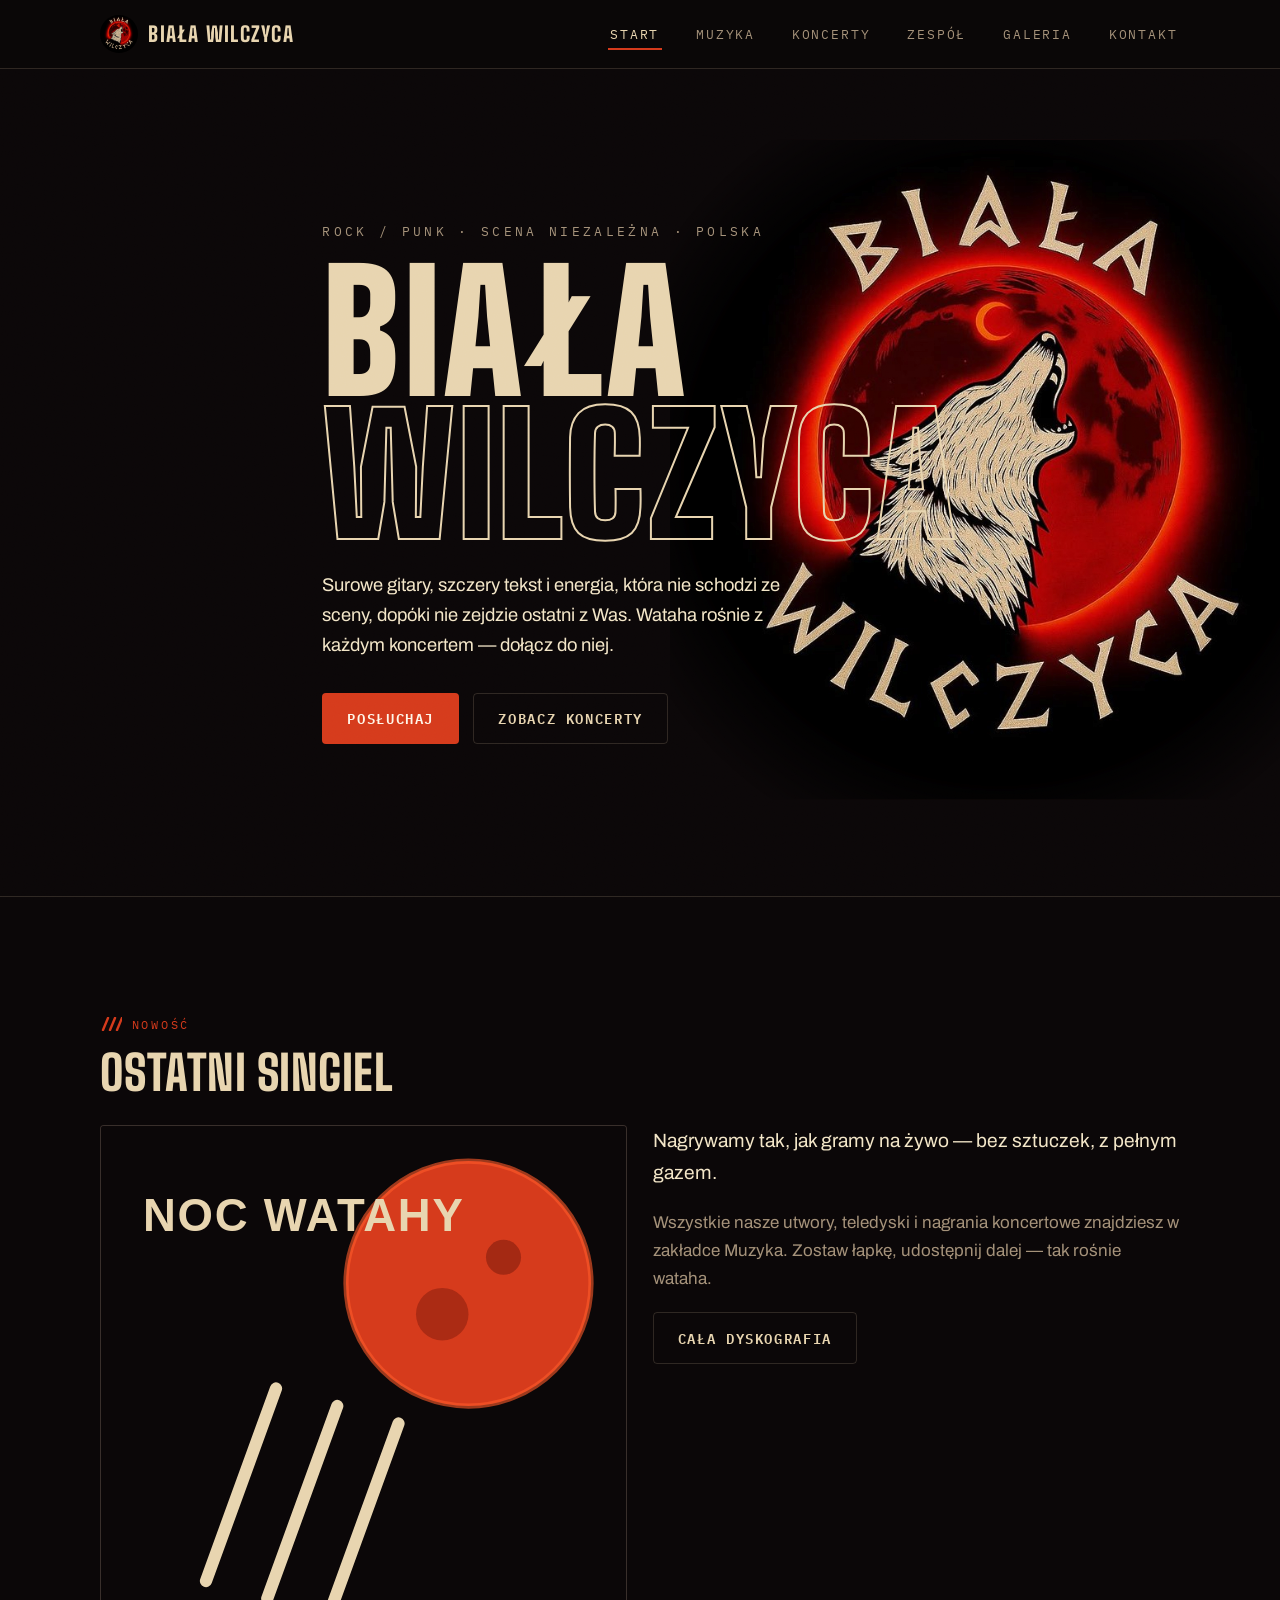
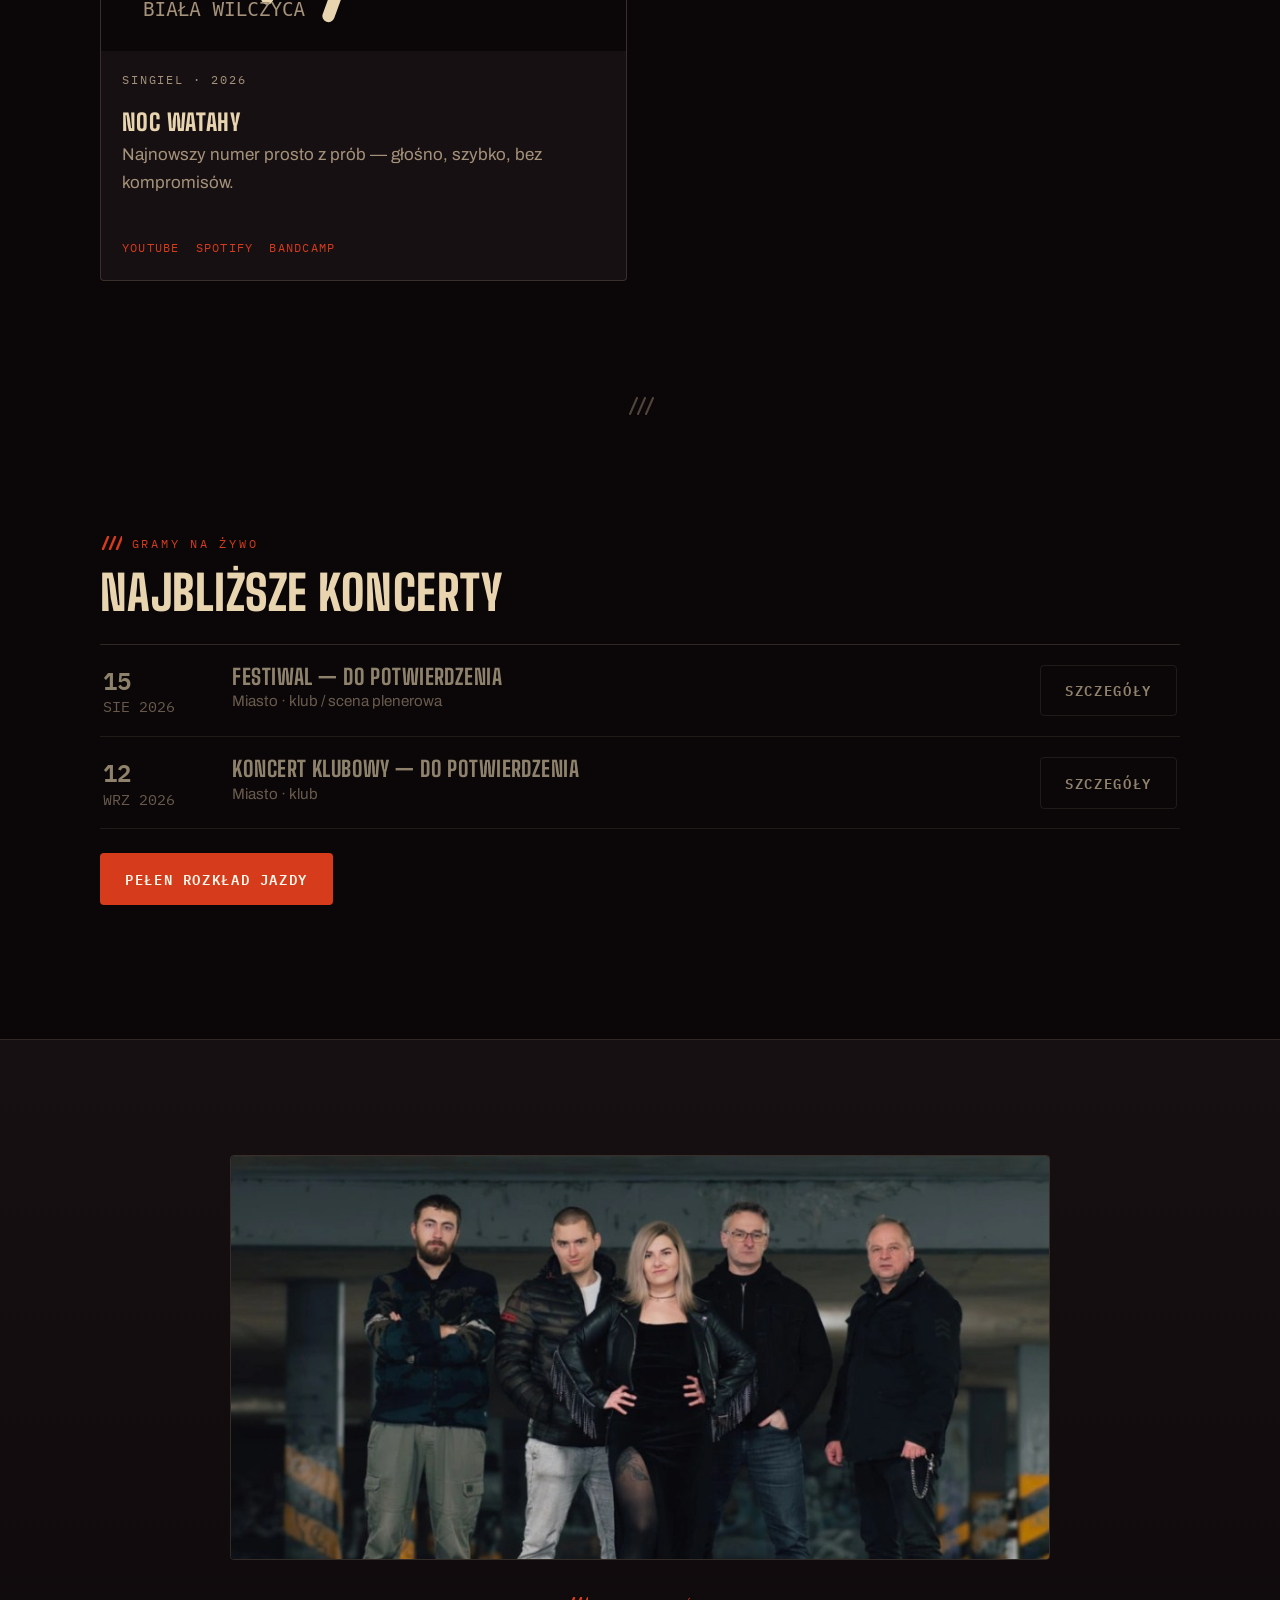
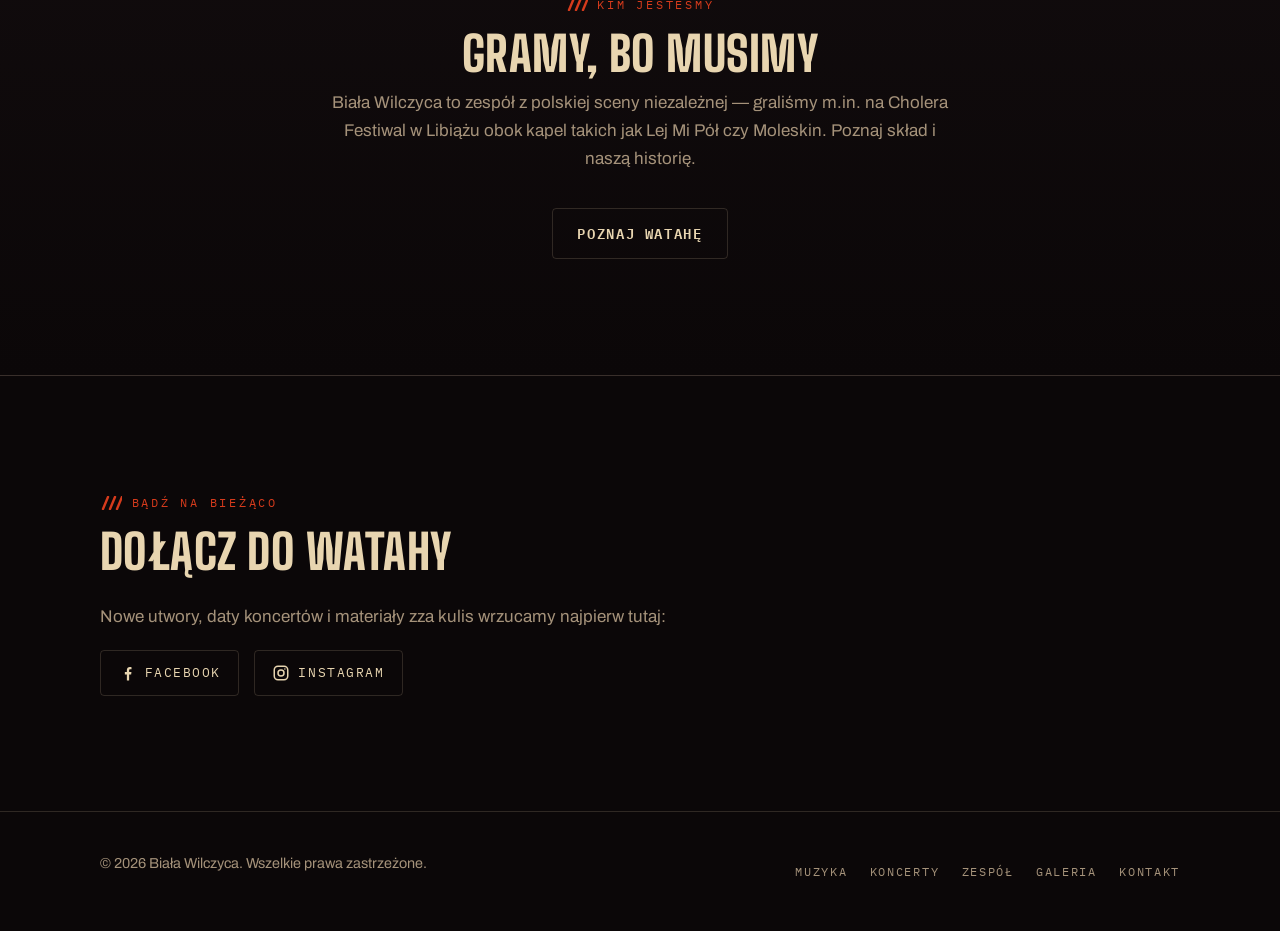
<file: index.html>
<!DOCTYPE html>
<html lang="pl">
<head>
  <meta charset="UTF-8">
  <meta name="viewport" content="width=device-width, initial-scale=1.0">

  <!-- ═══ EDYCJA: podmień DOMENĘ we wszystkich plikach. Uwaga: bialawilczyca.pl jest
       zajęta przez dom weselny — rozważ np. zespolbialawilczyca.pl lub bialawilczyca.band ═══ -->
  <title>Biała Wilczyca — oficjalna strona zespołu | rock / punk</title>
  <meta name="description" content="Biała Wilczyca — polski zespół rockowo-punkowy. Posłuchaj naszej muzyki, sprawdź nadchodzące koncerty i zarezerwuj termin. Surowe brzmienie, żywa energia sceny.">
  <link rel="canonical" href="https://example.com/">
  <meta name="robots" content="index, follow">

  <!-- Open Graph -->
  <meta property="og:type" content="website">
  <meta property="og:site_name" content="Biała Wilczyca">
  <meta property="og:title" content="Biała Wilczyca — oficjalna strona zespołu">
  <meta property="og:description" content="Polski zespół rockowo-punkowy. Muzyka, koncerty, kontakt i booking.">
  <meta property="og:url" content="https://example.com/">
  <meta property="og:image" content="https://example.com/img/og-image.jpg">
  <meta property="og:locale" content="pl_PL">
  <meta name="twitter:card" content="summary_large_image">

  <link rel="icon" type="image/png" href="img/favicon.png">
  <meta name="theme-color" content="#0b0708">
  <link rel="manifest" href="site.webmanifest">

  <!-- Fonty: preconnect skraca łańcuch połączeń, display=swap chroni LCP -->
  <link rel="preconnect" href="https://fonts.googleapis.com">
  <link rel="preconnect" href="https://fonts.gstatic.com" crossorigin>
  <link href="https://fonts.googleapis.com/css2?family=Archivo:wght@400;500;600&family=Big+Shoulders:wght@700;800;900&family=IBM+Plex+Mono:wght@400;600&display=swap" rel="stylesheet">

  <link rel="stylesheet" href="css/main.css">

  <!-- Dane strukturalne: MusicGroup -->
  <script type="application/ld+json">
  {
    "@context": "https://schema.org",
    "@type": "MusicGroup",
    "name": "Biała Wilczyca",
    "url": "https://example.com/",
    "logo": "https://example.com/img/logo.png",
    "image": "https://example.com/img/og-image.jpg",
    "genre": ["Rock", "Punk rock"],
    "foundingLocation": { "@type": "Place", "name": "Polska" },
    "sameAs": [
      "https://www.facebook.com/zespolbialawilczyca/",
      "https://www.instagram.com/bialawilczyca.official"
    ]
  }
  </script>
</head>
<body>
  <a class="skip-link" href="#main">Przejdź do treści</a>

  <header class="site-header">
    <nav class="nav wrap" aria-label="Główna nawigacja">
      <a class="brand" href="index.html">
        <img src="img/logo-nav.png" width="38" height="38" alt="" aria-hidden="true">
        Biała Wilczyca
      </a>
      <button class="nav-toggle" aria-expanded="false" aria-controls="nav-list">Menu</button>
      <ul class="nav-list" id="nav-list">
        <li><a href="index.html" aria-current="page">Start</a></li>
        <li><a href="muzyka.html">Muzyka</a></li>
        <li><a href="koncerty.html">Koncerty</a></li>
        <li><a href="zespol.html">Zespół</a></li>
        <li><a href="galeria.html">Galeria</a></li>
        <li><a href="kontakt.html">Kontakt</a></li>
      </ul>
    </nav>
  </header>

  <main id="main">

    <!-- ═══ HERO ═══ -->
    <section class="hero" aria-label="Biała Wilczyca — powitanie">
      <img class="hero-logo" src="img/logo-full.jpg" width="800" height="800"
           alt="" aria-hidden="true" fetchpriority="high" decoding="async">

      <div class="wrap">
        <p class="hero-kicker">Rock / punk · scena niezależna · Polska</p>
        <h1 class="hero-title">
          <span>Biała</span>
          <span class="line-2">Wilczyca</span>
        </h1>
        <p class="hero-sub">Surowe gitary, szczery tekst i energia, która nie schodzi ze sceny,
          dopóki nie zejdzie ostatni z Was. Wataha rośnie z każdym koncertem — dołącz do niej.</p>
        <div class="hero-cta">
          <a class="btn btn--primary" href="muzyka.html">Posłuchaj</a>
          <a class="btn btn--ghost" href="koncerty.html">Zobacz koncerty</a>
        </div>
      </div>
    </section>

    <!-- ═══ NAJNOWSZE WYDAWNICTWO ═══ -->
    <section class="section" aria-labelledby="naglowek-nowosc">
      <div class="wrap reveal">
        <p class="eyebrow">Nowość</p>
        <h2 id="naglowek-nowosc">Ostatni singiel</h2>
        <div class="release-grid">
          <!-- ═══ EDYCJA: podmień tytuły, daty, okładki i linki na prawdziwe wydawnictwa ═══ -->
          <article class="release">
            <div class="release-cover">
              <img src="img/cover-1.svg" width="600" height="600" alt="Okładka singla „Noc watahy” zespołu Biała Wilczyca" loading="lazy" decoding="async">
            </div>
            <div class="release-body">
              <p class="release-meta">Singiel · 2026</p>
              <h3 class="release-title">Noc watahy</h3>
              <p class="muted">Najnowszy numer prosto z prób — głośno, szybko, bez kompromisów.</p>
              <div class="release-links">
                <a href="https://www.youtube.com/" rel="noopener">YouTube</a>
                <a href="https://open.spotify.com/" rel="noopener">Spotify</a>
                <a href="https://bandcamp.com/" rel="noopener">Bandcamp</a>
              </div>
            </div>
          </article>
          <div>
            <p class="lead">Nagrywamy tak, jak gramy na żywo — bez sztuczek, z pełnym gazem.</p>
            <p class="muted">Wszystkie nasze utwory, teledyski i nagrania koncertowe znajdziesz w
              zakładce Muzyka. Zostaw łapkę, udostępnij dalej — tak rośnie wataha.</p>
            <a class="btn btn--ghost" href="muzyka.html">Cała dyskografia</a>
          </div>
        </div>
      </div>
    </section>

    <hr class="claw-divider" aria-hidden="true">

    <!-- ═══ NAJBLIŻSZE KONCERTY ═══ -->
    <section class="section" aria-labelledby="naglowek-koncerty">
      <div class="wrap reveal">
        <p class="eyebrow">Gramy na żywo</p>
        <h2 id="naglowek-koncerty">Najbliższe koncerty</h2>
        <ol class="gig-list">
          <!-- ═══ EDYCJA: uzupełnij prawdziwe daty i miejsca; format datetime: RRRR-MM-DD ═══ -->
          <li class="gig">
            <time class="gig-date" datetime="2026-08-15"><strong>15</strong>sie 2026</time>
            <div>
              <h3 class="gig-title">Festiwal — do potwierdzenia</h3>
              <p class="gig-venue">Miasto · klub / scena plenerowa</p>
            </div>
            <a class="btn btn--ghost" href="kontakt.html">Szczegóły</a>
          </li>
          <li class="gig">
            <time class="gig-date" datetime="2026-09-12"><strong>12</strong>wrz 2026</time>
            <div>
              <h3 class="gig-title">Koncert klubowy — do potwierdzenia</h3>
              <p class="gig-venue">Miasto · klub</p>
            </div>
            <a class="btn btn--ghost" href="kontakt.html">Szczegóły</a>
          </li>
        </ol>
        <p style="margin-top:1.5rem"><a class="btn btn--primary" href="koncerty.html">Pełen rozkład jazdy</a></p>
      </div>
    </section>

    <!-- ═══ O ZESPOLE — ZAJAWKA ═══ -->
    <section class="section cta-band" aria-labelledby="naglowek-o-nas">
      <div class="wrap reveal">
        <figure style="margin:0 auto 2rem;max-width:820px;border:1px solid var(--linia);border-radius:var(--radius);overflow:hidden">
          <img src="img/zespol.jpg" width="897" height="442" alt="Pięcioosobowy skład zespołu Biała Wilczyca" loading="lazy" decoding="async" style="width:100%">
        </figure>
        <p class="eyebrow" style="justify-content:center">Kim jesteśmy</p>
        <h2 id="naglowek-o-nas">Gramy, bo musimy</h2>
        <p class="muted" style="margin-inline:auto">Biała Wilczyca to zespół z polskiej sceny niezależnej —
          graliśmy m.in. na Cholera Festiwal w Libiążu obok kapel takich jak Lej Mi Pół czy Moleskin.
          Poznaj skład i naszą historię.</p>
        <a class="btn btn--ghost" href="zespol.html">Poznaj watahę</a>
      </div>
    </section>

    <!-- ═══ SOCIAL CTA ═══ -->
    <section class="section" aria-labelledby="naglowek-social">
      <div class="wrap reveal">
        <p class="eyebrow">Bądź na bieżąco</p>
        <h2 id="naglowek-social">Dołącz do watahy</h2>
        <p class="muted">Nowe utwory, daty koncertów i materiały zza kulis wrzucamy najpierw tutaj:</p>
        <div class="social-row">
          <a href="https://www.facebook.com/zespolbialawilczyca/" rel="noopener">
            <svg viewBox="0 0 24 24" fill="currentColor" aria-hidden="true"><path d="M13.5 22v-8h2.7l.4-3.2h-3.1V8.7c0-.9.3-1.6 1.7-1.6h1.5V4.2c-.3 0-1.2-.1-2.3-.1-2.3 0-3.9 1.4-3.9 4v2.7H7.8V14h2.7v8z"/></svg>
            Facebook
          </a>
          <a href="https://www.instagram.com/bialawilczyca.official" rel="noopener">
            <svg viewBox="0 0 24 24" fill="none" stroke="currentColor" stroke-width="2" aria-hidden="true"><rect x="3" y="3" width="18" height="18" rx="5"/><circle cx="12" cy="12" r="4"/><circle cx="17.2" cy="6.8" r="1" fill="currentColor" stroke="none"/></svg>
            Instagram
          </a>
        </div>
      </div>
    </section>
  </main>

  <footer class="site-footer">
    <div class="wrap footer-grid">
      <p>© <span id="year">2026</span> Biała Wilczyca. Wszelkie prawa zastrzeżone.</p>
      <ul class="footer-nav">
        <li><a href="muzyka.html">Muzyka</a></li>
        <li><a href="koncerty.html">Koncerty</a></li>
        <li><a href="zespol.html">Zespół</a></li>
        <li><a href="galeria.html">Galeria</a></li>
        <li><a href="kontakt.html">Kontakt</a></li>
      </ul>
    </div>
  </footer>

  <script src="js/main.js" defer></script>
</body>
</html>
</file>
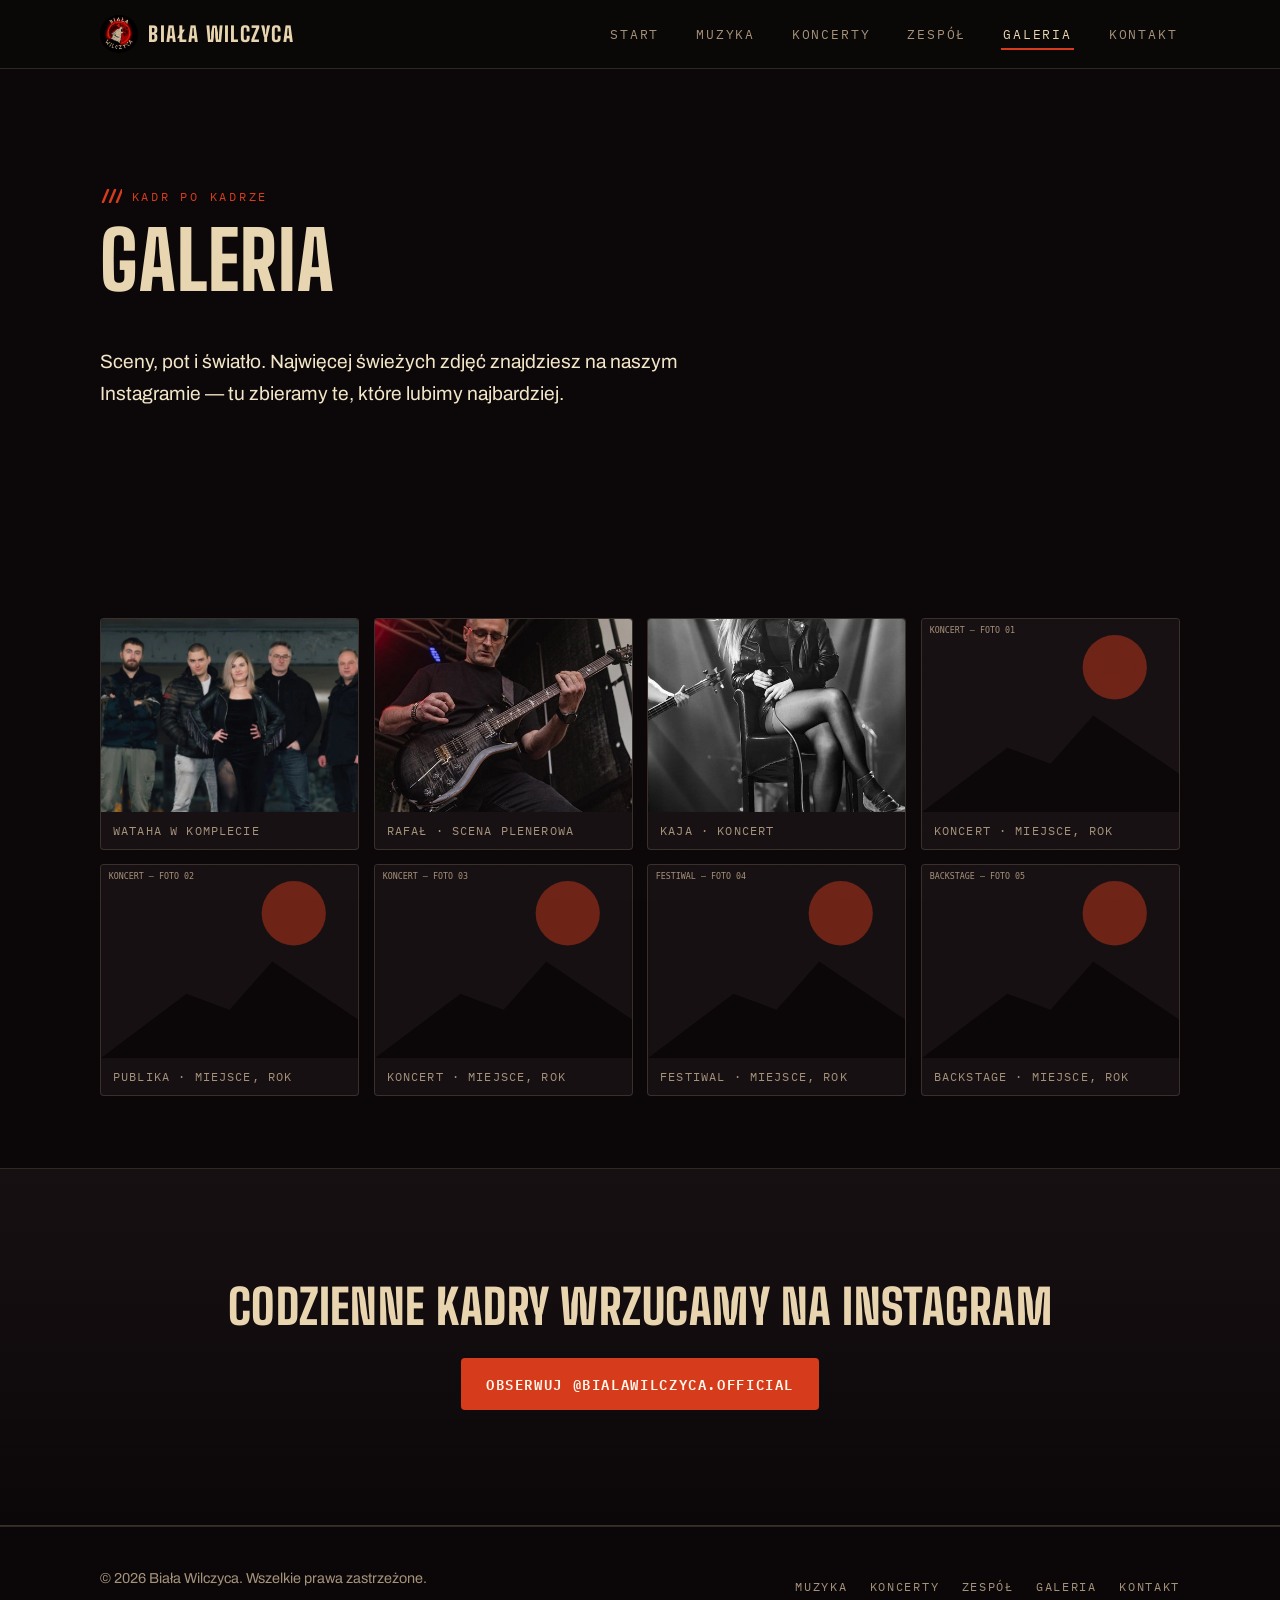
<file: galeria.html>
<!DOCTYPE html>
<html lang="pl">
<head>
  <meta charset="UTF-8">
  <meta name="viewport" content="width=device-width, initial-scale=1.0">
  <title>Galeria — zdjęcia z koncertów i prób | Biała Wilczyca</title>
  <meta name="description" content="Zdjęcia zespołu Biała Wilczyca: koncerty, festiwale, backstage i sala prób. Zobacz, jak wygląda nasza energia na żywo.">
  <link rel="canonical" href="https://example.com/galeria.html">
  <meta name="robots" content="index, follow">
  <meta property="og:type" content="website">
  <meta property="og:site_name" content="Biała Wilczyca">
  <meta property="og:title" content="Galeria — Biała Wilczyca">
  <meta property="og:description" content="Zdjęcia z koncertów, festiwali i prób zespołu Biała Wilczyca.">
  <meta property="og:url" content="https://example.com/galeria.html">
  <meta property="og:image" content="https://example.com/img/og-image.jpg">
  <meta property="og:locale" content="pl_PL">
  <meta name="twitter:card" content="summary_large_image">
  <link rel="icon" type="image/png" href="img/favicon.png">
  <meta name="theme-color" content="#0b0708">
  <link rel="manifest" href="site.webmanifest">
  <link rel="preconnect" href="https://fonts.googleapis.com">
  <link rel="preconnect" href="https://fonts.gstatic.com" crossorigin>
  <link href="https://fonts.googleapis.com/css2?family=Archivo:wght@400;500;600&family=Big+Shoulders:wght@700;800;900&family=IBM+Plex+Mono:wght@400;600&display=swap" rel="stylesheet">
  <link rel="stylesheet" href="css/main.css">
</head>
<body>
  <a class="skip-link" href="#main">Przejdź do treści</a>

  <header class="site-header">
    <nav class="nav wrap" aria-label="Główna nawigacja">
      <a class="brand" href="index.html">
        <img src="img/logo-nav.png" width="38" height="38" alt="" aria-hidden="true">
        Biała Wilczyca
      </a>
      <button class="nav-toggle" aria-expanded="false" aria-controls="nav-list">Menu</button>
      <ul class="nav-list" id="nav-list">
        <li><a href="index.html">Start</a></li>
        <li><a href="muzyka.html">Muzyka</a></li>
        <li><a href="koncerty.html">Koncerty</a></li>
        <li><a href="zespol.html">Zespół</a></li>
        <li><a href="galeria.html" aria-current="page">Galeria</a></li>
        <li><a href="kontakt.html">Kontakt</a></li>
      </ul>
    </nav>
  </header>

  <main id="main">
    <section class="section">
      <div class="wrap">
        <p class="eyebrow">Kadr po kadrze</p>
        <h1>Galeria</h1>
        <p class="lead">Sceny, pot i światło. Najwięcej świeżych zdjęć znajdziesz na naszym
          Instagramie — tu zbieramy te, które lubimy najbardziej.</p>
      </div>
    </section>

    <section class="section section--tight" aria-label="Zdjęcia zespołu">
      <div class="wrap reveal">
        <!-- ═══ EDYCJA: podmień pliki na prawdziwe zdjęcia (WebP/AVIF ~1200 px szer.,
             zachowaj width/height, opisowe alt = lepsze SEO grafiki) ═══ -->
        <div class="gallery">
          <figure>
            <img src="img/zespol.jpg" width="897" height="442" alt="Zespół Biała Wilczyca w pełnym, pięcioosobowym składzie" loading="lazy" decoding="async">
            <figcaption>Wataha w komplecie</figcaption>
          </figure>
          <figure>
            <img src="img/rafal.jpg" width="480" height="600" alt="Rafał z gitarą podczas koncertu plenerowego" loading="lazy" decoding="async">
            <figcaption>Rafał · scena plenerowa</figcaption>
          </figure>
          <figure>
            <img src="img/kaja.jpg" width="480" height="600" alt="Kaja z mikrofonem w świetle reflektorów" loading="lazy" decoding="async">
            <figcaption>Kaja · koncert</figcaption>
          </figure>
          <figure>
            <img src="img/photo-live-1.svg" width="800" height="600" alt="Biała Wilczyca na scenie podczas koncertu" loading="lazy" decoding="async">
            <figcaption>Koncert · miejsce, rok</figcaption>
          </figure>
          <figure>
            <img src="img/photo-live-2.svg" width="800" height="600" alt="Publiczność pod sceną na koncercie zespołu Biała Wilczyca" loading="lazy" decoding="async">
            <figcaption>Publika · miejsce, rok</figcaption>
          </figure>
          <figure>
            <img src="img/photo-live-3.svg" width="800" height="600" alt="Gitarzysta zespołu Biała Wilczyca w świetle reflektorów" loading="lazy" decoding="async">
            <figcaption>Koncert · miejsce, rok</figcaption>
          </figure>
          <figure>
            <img src="img/photo-live-4.svg" width="800" height="600" alt="Wokal zespołu Biała Wilczyca przy mikrofonie" loading="lazy" decoding="async">
            <figcaption>Festiwal · miejsce, rok</figcaption>
          </figure>
          <figure>
            <img src="img/photo-live-5.svg" width="800" height="600" alt="Zespół Biała Wilczyca za kulisami przed występem" loading="lazy" decoding="async">
            <figcaption>Backstage · miejsce, rok</figcaption>
          </figure>
        </div>
      </div>
    </section>

    <section class="section cta-band" aria-labelledby="naglowek-ig">
      <div class="wrap reveal">
        <h2 id="naglowek-ig">Codzienne kadry wrzucamy na Instagram</h2>
        <a class="btn btn--primary" href="https://www.instagram.com/bialawilczyca.official" rel="noopener">Obserwuj @bialawilczyca.official</a>
      </div>
    </section>
  </main>

  <footer class="site-footer">
    <div class="wrap footer-grid">
      <p>© <span id="year">2026</span> Biała Wilczyca. Wszelkie prawa zastrzeżone.</p>
      <ul class="footer-nav">
        <li><a href="muzyka.html">Muzyka</a></li>
        <li><a href="koncerty.html">Koncerty</a></li>
        <li><a href="zespol.html">Zespół</a></li>
        <li><a href="galeria.html">Galeria</a></li>
        <li><a href="kontakt.html">Kontakt</a></li>
      </ul>
    </div>
  </footer>

  <script src="js/main.js" defer></script>
</body>
</html>
</file>
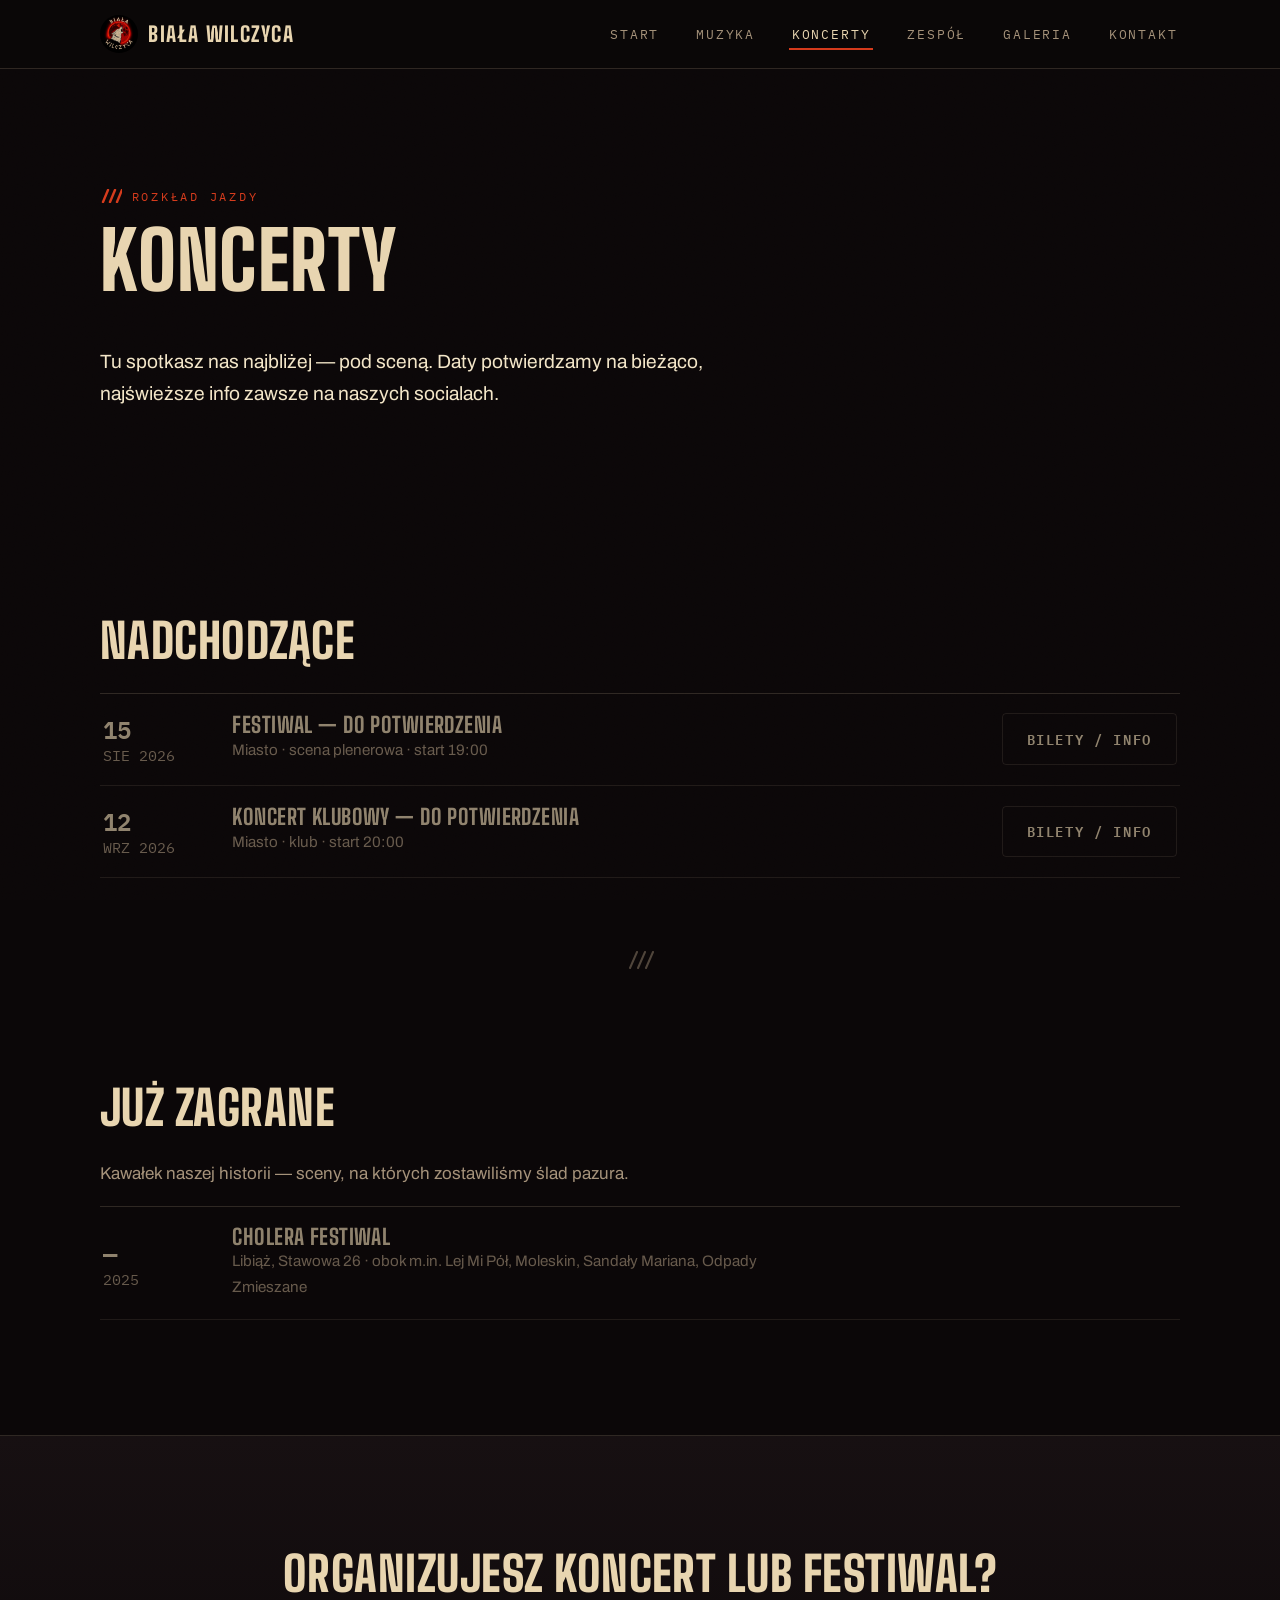
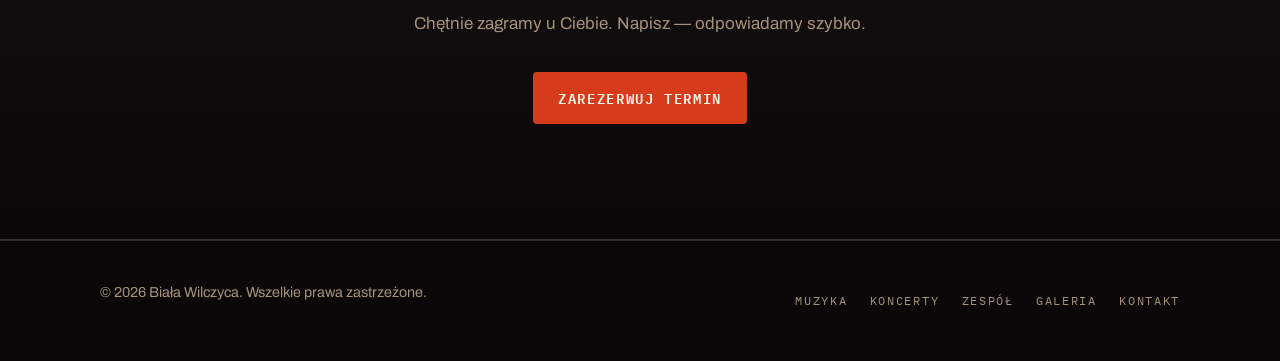
<file: koncerty.html>
<!DOCTYPE html>
<html lang="pl">
<head>
  <meta charset="UTF-8">
  <meta name="viewport" content="width=device-width, initial-scale=1.0">
  <title>Koncerty — nadchodzące terminy i historia występów | Biała Wilczyca</title>
  <meta name="description" content="Sprawdź, gdzie zagra Biała Wilczyca: nadchodzące koncerty klubowe i festiwalowe oraz historia występów, m.in. Cholera Festiwal w Libiążu.">
  <link rel="canonical" href="https://example.com/koncerty.html">
  <meta name="robots" content="index, follow">
  <meta property="og:type" content="website">
  <meta property="og:site_name" content="Biała Wilczyca">
  <meta property="og:title" content="Koncerty — Biała Wilczyca">
  <meta property="og:description" content="Nadchodzące koncerty i historia występów zespołu Biała Wilczyca.">
  <meta property="og:url" content="https://example.com/koncerty.html">
  <meta property="og:image" content="https://example.com/img/og-image.jpg">
  <meta property="og:locale" content="pl_PL">
  <meta name="twitter:card" content="summary_large_image">
  <link rel="icon" type="image/png" href="img/favicon.png">
  <meta name="theme-color" content="#0b0708">
  <link rel="manifest" href="site.webmanifest">
  <link rel="preconnect" href="https://fonts.googleapis.com">
  <link rel="preconnect" href="https://fonts.gstatic.com" crossorigin>
  <link href="https://fonts.googleapis.com/css2?family=Archivo:wght@400;500;600&family=Big+Shoulders:wght@700;800;900&family=IBM+Plex+Mono:wght@400;600&display=swap" rel="stylesheet">
  <link rel="stylesheet" href="css/main.css">

  <!-- ═══ EDYCJA: dane strukturalne koncertu — uzupełnij przy każdym nowym terminie.
       Google pokazuje takie wydarzenia w wynikach wyszukiwania. ═══ -->
  <script type="application/ld+json">
  {
    "@context": "https://schema.org",
    "@type": "MusicEvent",
    "name": "Biała Wilczyca — koncert (do potwierdzenia)",
    "startDate": "2026-08-15T19:00:00+02:00",
    "eventStatus": "https://schema.org/EventScheduled",
    "eventAttendanceMode": "https://schema.org/OfflineEventAttendanceMode",
    "location": { "@type": "Place", "name": "Klub — do potwierdzenia", "address": { "@type": "PostalAddress", "addressLocality": "Miasto", "addressCountry": "PL" } },
    "performer": { "@type": "MusicGroup", "name": "Biała Wilczyca", "url": "https://example.com/" },
    "organizer": { "@type": "MusicGroup", "name": "Biała Wilczyca", "url": "https://example.com/" },
    "image": "https://example.com/img/og-image.jpg",
    "offers": { "@type": "Offer", "url": "https://example.com/kontakt.html", "availability": "https://schema.org/InStock", "price": "0", "priceCurrency": "PLN" }
  }
  </script>
</head>
<body>
  <a class="skip-link" href="#main">Przejdź do treści</a>

  <header class="site-header">
    <nav class="nav wrap" aria-label="Główna nawigacja">
      <a class="brand" href="index.html">
        <img src="img/logo-nav.png" width="38" height="38" alt="" aria-hidden="true">
        Biała Wilczyca
      </a>
      <button class="nav-toggle" aria-expanded="false" aria-controls="nav-list">Menu</button>
      <ul class="nav-list" id="nav-list">
        <li><a href="index.html">Start</a></li>
        <li><a href="muzyka.html">Muzyka</a></li>
        <li><a href="koncerty.html" aria-current="page">Koncerty</a></li>
        <li><a href="zespol.html">Zespół</a></li>
        <li><a href="galeria.html">Galeria</a></li>
        <li><a href="kontakt.html">Kontakt</a></li>
      </ul>
    </nav>
  </header>

  <main id="main">
    <section class="section">
      <div class="wrap">
        <p class="eyebrow">Rozkład jazdy</p>
        <h1>Koncerty</h1>
        <p class="lead">Tu spotkasz nas najbliżej — pod sceną. Daty potwierdzamy na bieżąco,
          najświeższe info zawsze na naszych socialach.</p>
      </div>
    </section>

    <section class="section section--tight" aria-labelledby="naglowek-nadchodzace">
      <div class="wrap reveal">
        <h2 id="naglowek-nadchodzace">Nadchodzące</h2>
        <ol class="gig-list">
          <!-- ═══ EDYCJA: dodawaj koncerty kopiując blok <li class="gig">…</li>.
               Minione daty wyszarzają się automatycznie (js/main.js). ═══ -->
          <li class="gig">
            <time class="gig-date" datetime="2026-08-15"><strong>15</strong>sie 2026</time>
            <div>
              <h3 class="gig-title">Festiwal — do potwierdzenia</h3>
              <p class="gig-venue">Miasto · scena plenerowa · start 19:00</p>
            </div>
            <a class="btn btn--ghost" href="kontakt.html">Bilety / info</a>
          </li>
          <li class="gig">
            <time class="gig-date" datetime="2026-09-12"><strong>12</strong>wrz 2026</time>
            <div>
              <h3 class="gig-title">Koncert klubowy — do potwierdzenia</h3>
              <p class="gig-venue">Miasto · klub · start 20:00</p>
            </div>
            <a class="btn btn--ghost" href="kontakt.html">Bilety / info</a>
          </li>
        </ol>
      </div>
    </section>

    <hr class="claw-divider" aria-hidden="true">

    <section class="section" aria-labelledby="naglowek-zagrane">
      <div class="wrap reveal">
        <h2 id="naglowek-zagrane">Już zagrane</h2>
        <p class="muted">Kawałek naszej historii — sceny, na których zostawiliśmy ślad pazura.</p>
        <ol class="gig-list">
          <li class="gig gig--past">
            <time class="gig-date" datetime="2025-07-01"><strong>—</strong>2025</time>
            <div>
              <h3 class="gig-title">Cholera Festiwal</h3>
              <p class="gig-venue">Libiąż, Stawowa 26 · obok m.in. Lej Mi Pół, Moleskin, Sandały Mariana, Odpady Zmieszane</p>
            </div>
          </li>
          <!-- ═══ EDYCJA: dopisz kolejne zagrane koncerty ═══ -->
        </ol>
      </div>
    </section>

    <section class="section cta-band" aria-labelledby="naglowek-booking">
      <div class="wrap reveal">
        <h2 id="naglowek-booking">Organizujesz koncert lub festiwal?</h2>
        <p class="muted" style="margin-inline:auto">Chętnie zagramy u Ciebie. Napisz — odpowiadamy szybko.</p>
        <a class="btn btn--primary" href="kontakt.html">Zarezerwuj termin</a>
      </div>
    </section>
  </main>

  <footer class="site-footer">
    <div class="wrap footer-grid">
      <p>© <span id="year">2026</span> Biała Wilczyca. Wszelkie prawa zastrzeżone.</p>
      <ul class="footer-nav">
        <li><a href="muzyka.html">Muzyka</a></li>
        <li><a href="koncerty.html">Koncerty</a></li>
        <li><a href="zespol.html">Zespół</a></li>
        <li><a href="galeria.html">Galeria</a></li>
        <li><a href="kontakt.html">Kontakt</a></li>
      </ul>
    </div>
  </footer>

  <script src="js/main.js" defer></script>
</body>
</html>
</file>
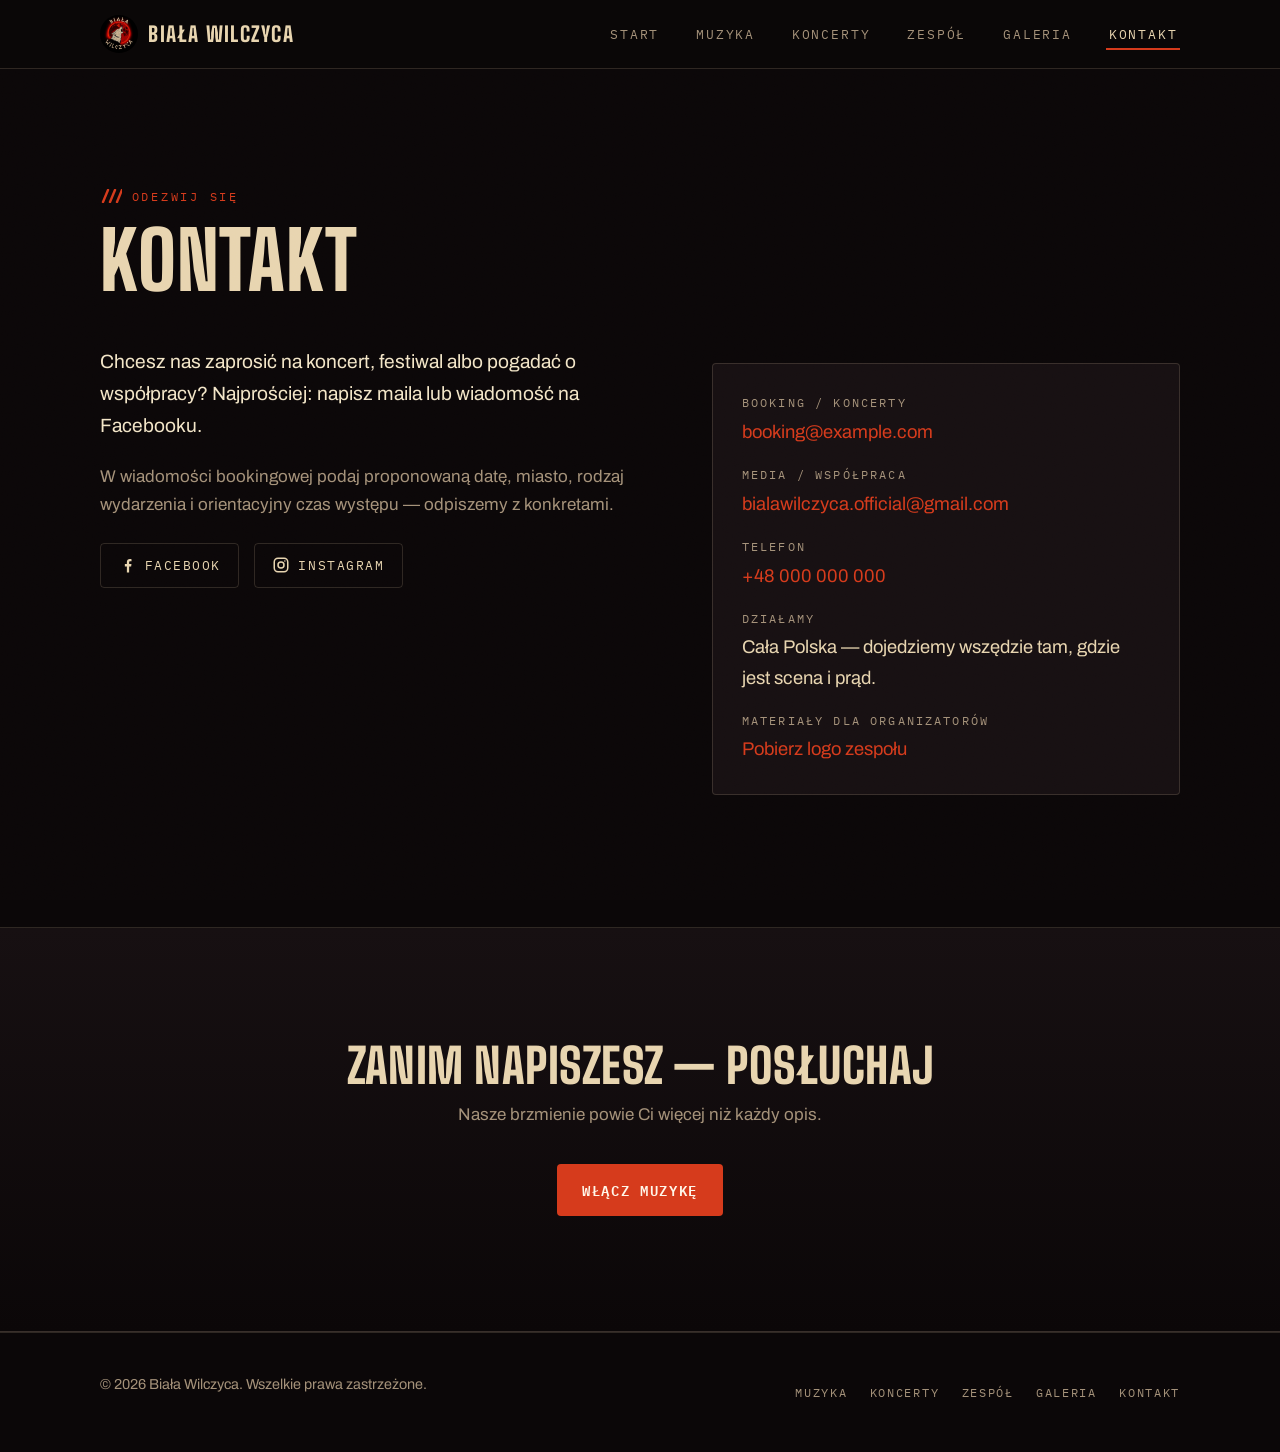
<file: kontakt.html>
<!DOCTYPE html>
<html lang="pl">
<head>
  <meta charset="UTF-8">
  <meta name="viewport" content="width=device-width, initial-scale=1.0">
  <title>Kontakt i booking — zarezerwuj koncert | Biała Wilczyca</title>
  <meta name="description" content="Skontaktuj się z zespołem Biała Wilczyca: booking koncertów, współpraca, media. Napisz do nas — odpowiadamy szybko.">
  <link rel="canonical" href="https://example.com/kontakt.html">
  <meta name="robots" content="index, follow">
  <meta property="og:type" content="website">
  <meta property="og:site_name" content="Biała Wilczyca">
  <meta property="og:title" content="Kontakt i booking — Biała Wilczyca">
  <meta property="og:description" content="Booking koncertów, współpraca i kontakt dla mediów.">
  <meta property="og:url" content="https://example.com/kontakt.html">
  <meta property="og:image" content="https://example.com/img/og-image.jpg">
  <meta property="og:locale" content="pl_PL">
  <meta name="twitter:card" content="summary_large_image">
  <link rel="icon" type="image/png" href="img/favicon.png">
  <meta name="theme-color" content="#0b0708">
  <link rel="manifest" href="site.webmanifest">
  <link rel="preconnect" href="https://fonts.googleapis.com">
  <link rel="preconnect" href="https://fonts.gstatic.com" crossorigin>
  <link href="https://fonts.googleapis.com/css2?family=Archivo:wght@400;500;600&family=Big+Shoulders:wght@700;800;900&family=IBM+Plex+Mono:wght@400;600&display=swap" rel="stylesheet">
  <link rel="stylesheet" href="css/main.css">
</head>
<body>
  <a class="skip-link" href="#main">Przejdź do treści</a>

  <header class="site-header">
    <nav class="nav wrap" aria-label="Główna nawigacja">
      <a class="brand" href="index.html">
        <img src="img/logo-nav.png" width="38" height="38" alt="" aria-hidden="true">
        Biała Wilczyca
      </a>
      <button class="nav-toggle" aria-expanded="false" aria-controls="nav-list">Menu</button>
      <ul class="nav-list" id="nav-list">
        <li><a href="index.html">Start</a></li>
        <li><a href="muzyka.html">Muzyka</a></li>
        <li><a href="koncerty.html">Koncerty</a></li>
        <li><a href="zespol.html">Zespół</a></li>
        <li><a href="galeria.html">Galeria</a></li>
        <li><a href="kontakt.html" aria-current="page">Kontakt</a></li>
      </ul>
    </nav>
  </header>

  <main id="main">
    <section class="section">
      <div class="wrap">
        <p class="eyebrow">Odezwij się</p>
        <h1>Kontakt</h1>
        <div class="contact-grid">
          <div>
            <p class="lead">Chcesz nas zaprosić na koncert, festiwal albo pogadać o współpracy?
              Najprościej: napisz maila lub wiadomość na Facebooku.</p>
            <p class="muted">W wiadomości bookingowej podaj proponowaną datę, miasto, rodzaj
              wydarzenia i orientacyjny czas występu — odpiszemy z konkretami.</p>
            <div class="social-row" style="margin-top:1.5rem">
              <a href="https://www.facebook.com/zespolbialawilczyca/" rel="noopener">
                <svg viewBox="0 0 24 24" fill="currentColor" aria-hidden="true"><path d="M13.5 22v-8h2.7l.4-3.2h-3.1V8.7c0-.9.3-1.6 1.7-1.6h1.5V4.2c-.3 0-1.2-.1-2.3-.1-2.3 0-3.9 1.4-3.9 4v2.7H7.8V14h2.7v8z"/></svg>
                Facebook
              </a>
              <a href="https://www.instagram.com/bialawilczyca.official" rel="noopener">
                <svg viewBox="0 0 24 24" fill="none" stroke="currentColor" stroke-width="2" aria-hidden="true"><rect x="3" y="3" width="18" height="18" rx="5"/><circle cx="12" cy="12" r="4"/><circle cx="17.2" cy="6.8" r="1" fill="currentColor" stroke="none"/></svg>
                Instagram
              </a>
            </div>
          </div>

          <!-- ═══ EDYCJA: prawdziwy adres e-mail i telefon (albo usuń telefon) ═══ -->
          <dl class="contact-card">
            <dt>Booking / koncerty</dt>
            <dd><a href="mailto:booking@example.com">booking@example.com</a></dd>
            <dt>Media / współpraca</dt>
            <dd><a href="mailto:kontakt@example.com">bialawilczyca.official@gmail.com</a></dd>
            <dt>Telefon</dt>
            <dd><a href="tel:+48000000000">+48 000 000 000</a></dd>
            <dt>Działamy</dt>
            <dd>Cała Polska — dojedziemy wszędzie tam, gdzie jest scena i prąd.</dd>
            <dt>Materiały dla organizatorów</dt>
            <dd><a href="img/logo-full.jpg" download="biala-wilczyca-logo.jpg">Pobierz logo zespołu</a></dd>
          </dl>
        </div>
      </div>
    </section>

    <section class="section cta-band" aria-labelledby="naglowek-cta">
      <div class="wrap reveal">
        <h2 id="naglowek-cta">Zanim napiszesz — posłuchaj</h2>
        <p class="muted" style="margin-inline:auto">Nasze brzmienie powie Ci więcej niż każdy opis.</p>
        <a class="btn btn--primary" href="muzyka.html">Włącz muzykę</a>
      </div>
    </section>
  </main>

  <footer class="site-footer">
    <div class="wrap footer-grid">
      <p>© <span id="year">2026</span> Biała Wilczyca. Wszelkie prawa zastrzeżone.</p>
      <ul class="footer-nav">
        <li><a href="muzyka.html">Muzyka</a></li>
        <li><a href="koncerty.html">Koncerty</a></li>
        <li><a href="zespol.html">Zespół</a></li>
        <li><a href="galeria.html">Galeria</a></li>
        <li><a href="kontakt.html">Kontakt</a></li>
      </ul>
    </div>
  </footer>

  <script src="js/main.js" defer></script>
</body>
</html>
</file>
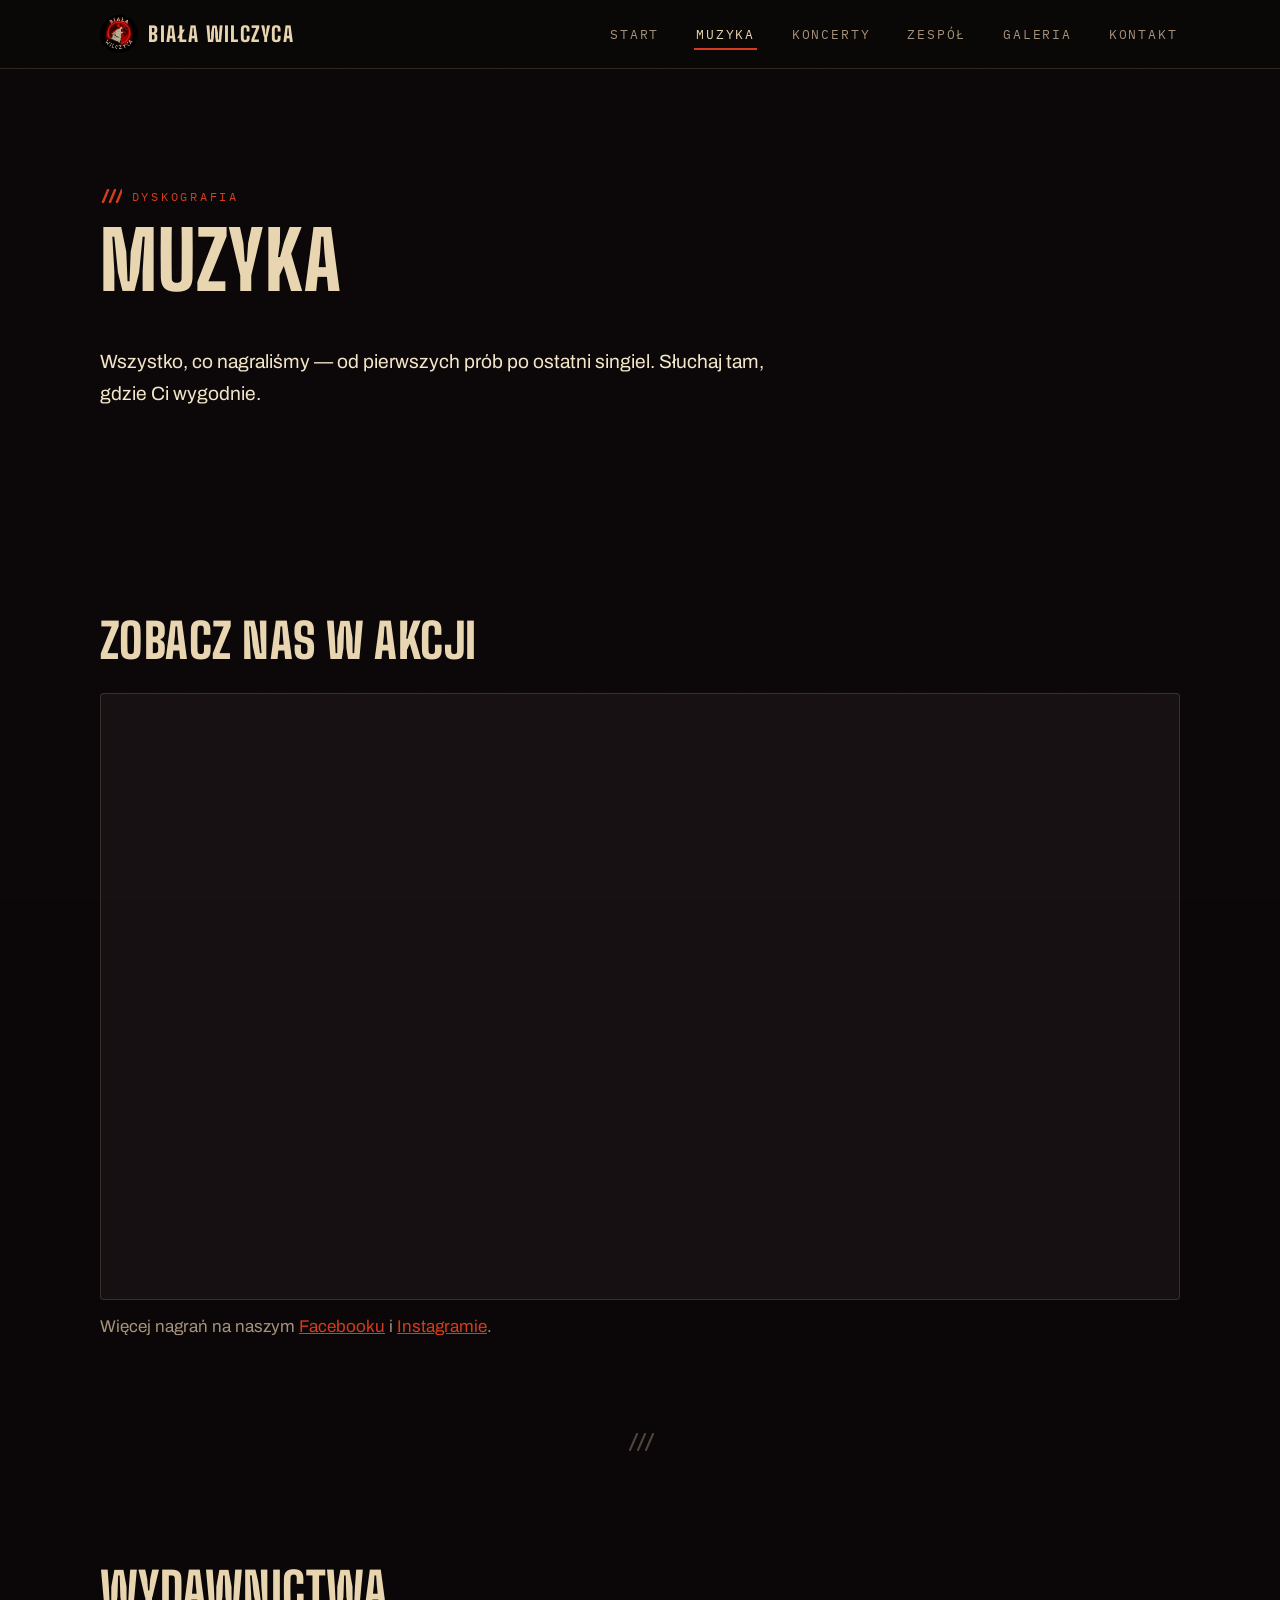
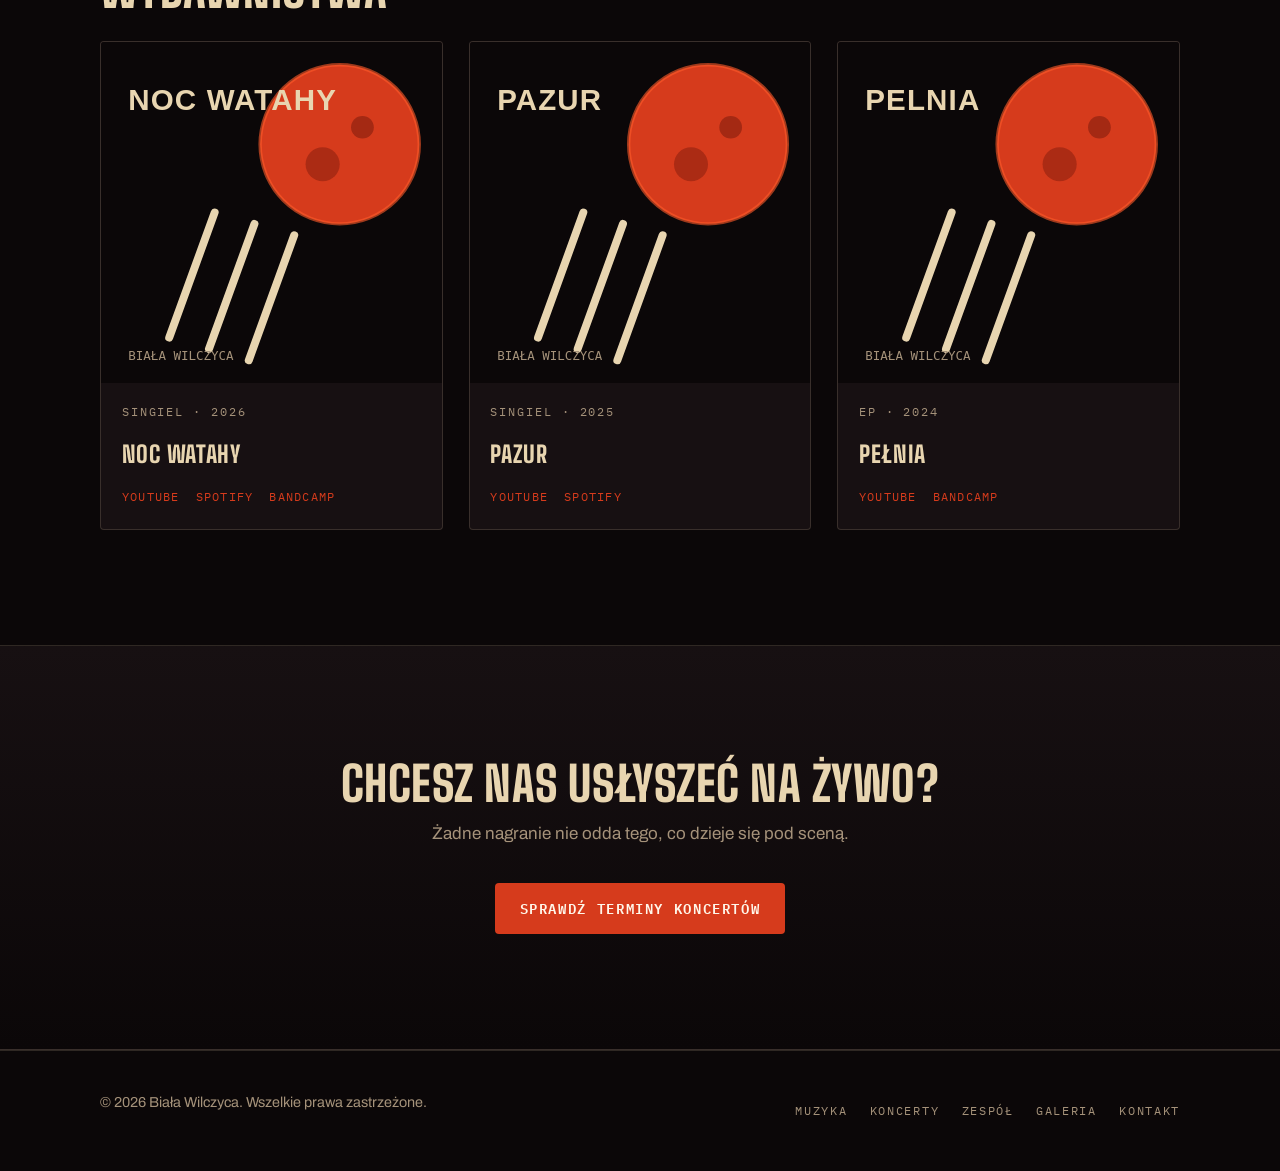
<file: muzyka.html>
<!DOCTYPE html>
<html lang="pl">
<head>
  <meta charset="UTF-8">
  <meta name="viewport" content="width=device-width, initial-scale=1.0">
  <title>Muzyka — single, teledyski i nagrania | Biała Wilczyca</title>
  <meta name="description" content="Posłuchaj zespołu Biała Wilczyca: single, teledyski i nagrania koncertowe. Rock i punk prosto z polskiej sceny niezależnej — YouTube, Spotify, Bandcamp.">
  <link rel="canonical" href="https://example.com/muzyka.html">
  <meta name="robots" content="index, follow">
  <meta property="og:type" content="website">
  <meta property="og:site_name" content="Biała Wilczyca">
  <meta property="og:title" content="Muzyka — Biała Wilczyca">
  <meta property="og:description" content="Single, teledyski i nagrania koncertowe zespołu Biała Wilczyca.">
  <meta property="og:url" content="https://example.com/muzyka.html">
  <meta property="og:image" content="https://example.com/img/og-image.jpg">
  <meta property="og:locale" content="pl_PL">
  <meta name="twitter:card" content="summary_large_image">
  <link rel="icon" type="image/png" href="img/favicon.png">
  <meta name="theme-color" content="#0b0708">
  <link rel="manifest" href="site.webmanifest">
  <link rel="preconnect" href="https://fonts.googleapis.com">
  <link rel="preconnect" href="https://fonts.gstatic.com" crossorigin>
  <link href="https://fonts.googleapis.com/css2?family=Archivo:wght@400;500;600&family=Big+Shoulders:wght@700;800;900&family=IBM+Plex+Mono:wght@400;600&display=swap" rel="stylesheet">
  <link rel="stylesheet" href="css/main.css">
  <script type="application/ld+json">
  {
    "@context": "https://schema.org",
    "@type": "BreadcrumbList",
    "itemListElement": [
      { "@type": "ListItem", "position": 1, "name": "Start", "item": "https://example.com/" },
      { "@type": "ListItem", "position": 2, "name": "Muzyka", "item": "https://example.com/muzyka.html" }
    ]
  }
  </script>
</head>
<body>
  <a class="skip-link" href="#main">Przejdź do treści</a>

  <header class="site-header">
    <nav class="nav wrap" aria-label="Główna nawigacja">
      <a class="brand" href="index.html">
        <img src="img/logo-nav.png" width="38" height="38" alt="" aria-hidden="true">
        Biała Wilczyca
      </a>
      <button class="nav-toggle" aria-expanded="false" aria-controls="nav-list">Menu</button>
      <ul class="nav-list" id="nav-list">
        <li><a href="index.html">Start</a></li>
        <li><a href="muzyka.html" aria-current="page">Muzyka</a></li>
        <li><a href="koncerty.html">Koncerty</a></li>
        <li><a href="zespol.html">Zespół</a></li>
        <li><a href="galeria.html">Galeria</a></li>
        <li><a href="kontakt.html">Kontakt</a></li>
      </ul>
    </nav>
  </header>

  <main id="main">
    <section class="section">
      <div class="wrap">
        <p class="eyebrow">Dyskografia</p>
        <h1>Muzyka</h1>
        <p class="lead">Wszystko, co nagraliśmy — od pierwszych prób po ostatni singiel.
          Słuchaj tam, gdzie Ci wygodnie.</p>
      </div>
    </section>

    <!-- ═══ TELEDYSK / NAGRANIE ═══ -->
    <section class="section section--tight" aria-labelledby="naglowek-teledysk">
      <div class="wrap reveal">
        <h2 id="naglowek-teledysk">Zobacz nas w akcji</h2>
        <!-- ═══ EDYCJA: wklej prawdziwy link do teledysku.
             youtube-nocookie.com = tryb rozszerzonej prywatności; loading="lazy" chroni wydajność ═══ -->
        <div class="embed-frame">
          <iframe
            src="https://www.youtube-nocookie.com/embed/VIDEO_ID"
            title="Biała Wilczyca — teledysk (podmień VIDEO_ID na prawdziwy)"
            loading="lazy"
            allow="accelerometer; encrypted-media; picture-in-picture"
            allowfullscreen
            referrerpolicy="strict-origin-when-cross-origin"></iframe>
        </div>
        <p class="muted" style="margin-top:0.8rem">Więcej nagrań na naszym
          <a href="https://www.facebook.com/zespolbialawilczyca/" rel="noopener" style="color:var(--bursztyn)">Facebooku</a> i
          <a href="https://www.instagram.com/bialawilczyca.official" rel="noopener" style="color:var(--bursztyn)">Instagramie</a>.</p>
      </div>
    </section>

    <hr class="claw-divider" aria-hidden="true">

    <!-- ═══ WYDAWNICTWA ═══ -->
    <section class="section" aria-labelledby="naglowek-wydawnictwa">
      <div class="wrap reveal">
        <h2 id="naglowek-wydawnictwa">Wydawnictwa</h2>
        <div class="release-grid">
          <!-- ═══ EDYCJA: podmień na prawdziwe single/EP — tytuł, rok, okładka, linki ═══ -->
          <article class="release">
            <div class="release-cover">
              <img src="img/cover-1.svg" width="600" height="600" alt="Okładka singla „Noc watahy”" loading="lazy" decoding="async">
            </div>
            <div class="release-body">
              <p class="release-meta">Singiel · 2026</p>
              <h3 class="release-title">Noc watahy</h3>
              <div class="release-links">
                <a href="https://www.youtube.com/" rel="noopener">YouTube</a>
                <a href="https://open.spotify.com/" rel="noopener">Spotify</a>
                <a href="https://bandcamp.com/" rel="noopener">Bandcamp</a>
              </div>
            </div>
          </article>
          <article class="release">
            <div class="release-cover">
              <img src="img/cover-2.svg" width="600" height="600" alt="Okładka singla „Pazur”" loading="lazy" decoding="async">
            </div>
            <div class="release-body">
              <p class="release-meta">Singiel · 2025</p>
              <h3 class="release-title">Pazur</h3>
              <div class="release-links">
                <a href="https://www.youtube.com/" rel="noopener">YouTube</a>
                <a href="https://open.spotify.com/" rel="noopener">Spotify</a>
              </div>
            </div>
          </article>
          <article class="release">
            <div class="release-cover">
              <img src="img/cover-3.svg" width="600" height="600" alt="Okładka EP-ki „Pełnia”" loading="lazy" decoding="async">
            </div>
            <div class="release-body">
              <p class="release-meta">EP · 2024</p>
              <h3 class="release-title">Pełnia</h3>
              <div class="release-links">
                <a href="https://www.youtube.com/" rel="noopener">YouTube</a>
                <a href="https://bandcamp.com/" rel="noopener">Bandcamp</a>
              </div>
            </div>
          </article>
        </div>
      </div>
    </section>

    <section class="section cta-band" aria-labelledby="naglowek-cta">
      <div class="wrap reveal">
        <h2 id="naglowek-cta">Chcesz nas usłyszeć na żywo?</h2>
        <p class="muted" style="margin-inline:auto">Żadne nagranie nie odda tego, co dzieje się pod sceną.</p>
        <a class="btn btn--primary" href="koncerty.html">Sprawdź terminy koncertów</a>
      </div>
    </section>
  </main>

  <footer class="site-footer">
    <div class="wrap footer-grid">
      <p>© <span id="year">2026</span> Biała Wilczyca. Wszelkie prawa zastrzeżone.</p>
      <ul class="footer-nav">
        <li><a href="muzyka.html">Muzyka</a></li>
        <li><a href="koncerty.html">Koncerty</a></li>
        <li><a href="zespol.html">Zespół</a></li>
        <li><a href="galeria.html">Galeria</a></li>
        <li><a href="kontakt.html">Kontakt</a></li>
      </ul>
    </div>
  </footer>

  <script src="js/main.js" defer></script>
</body>
</html>
</file>
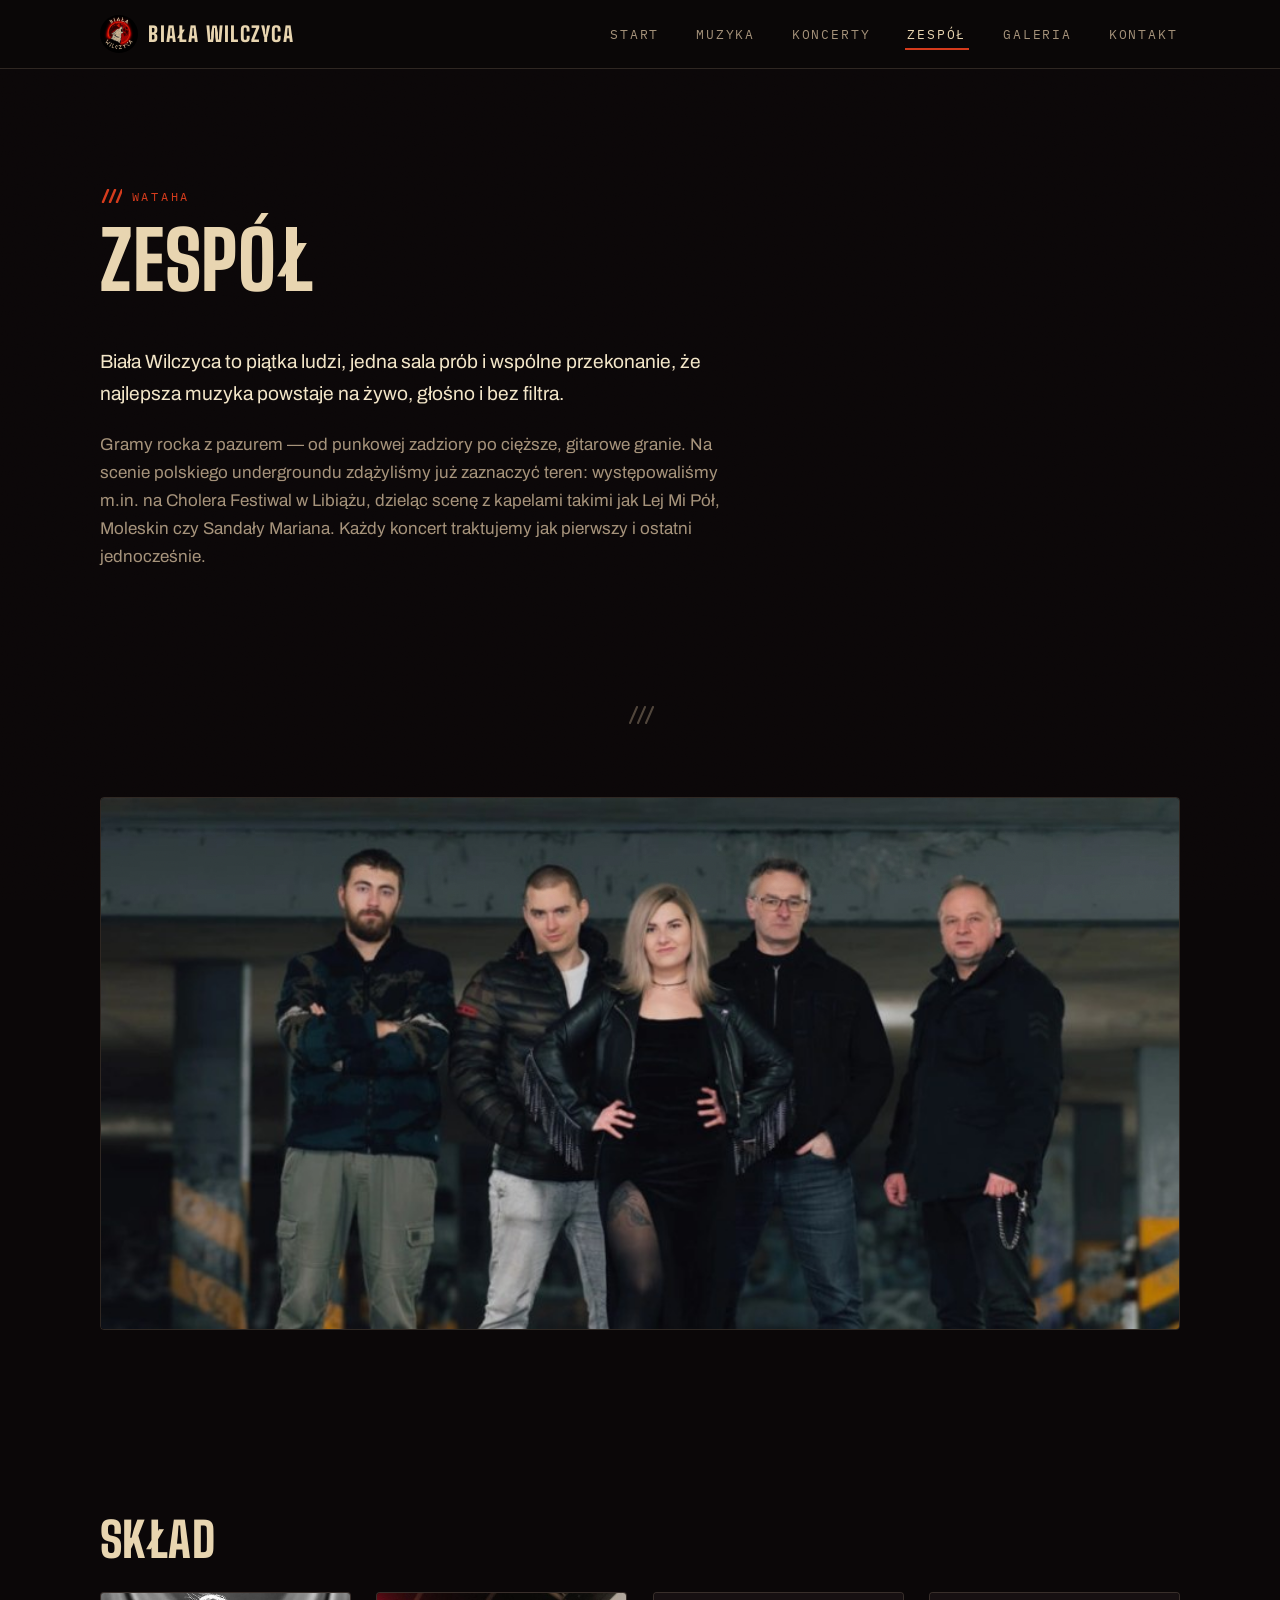
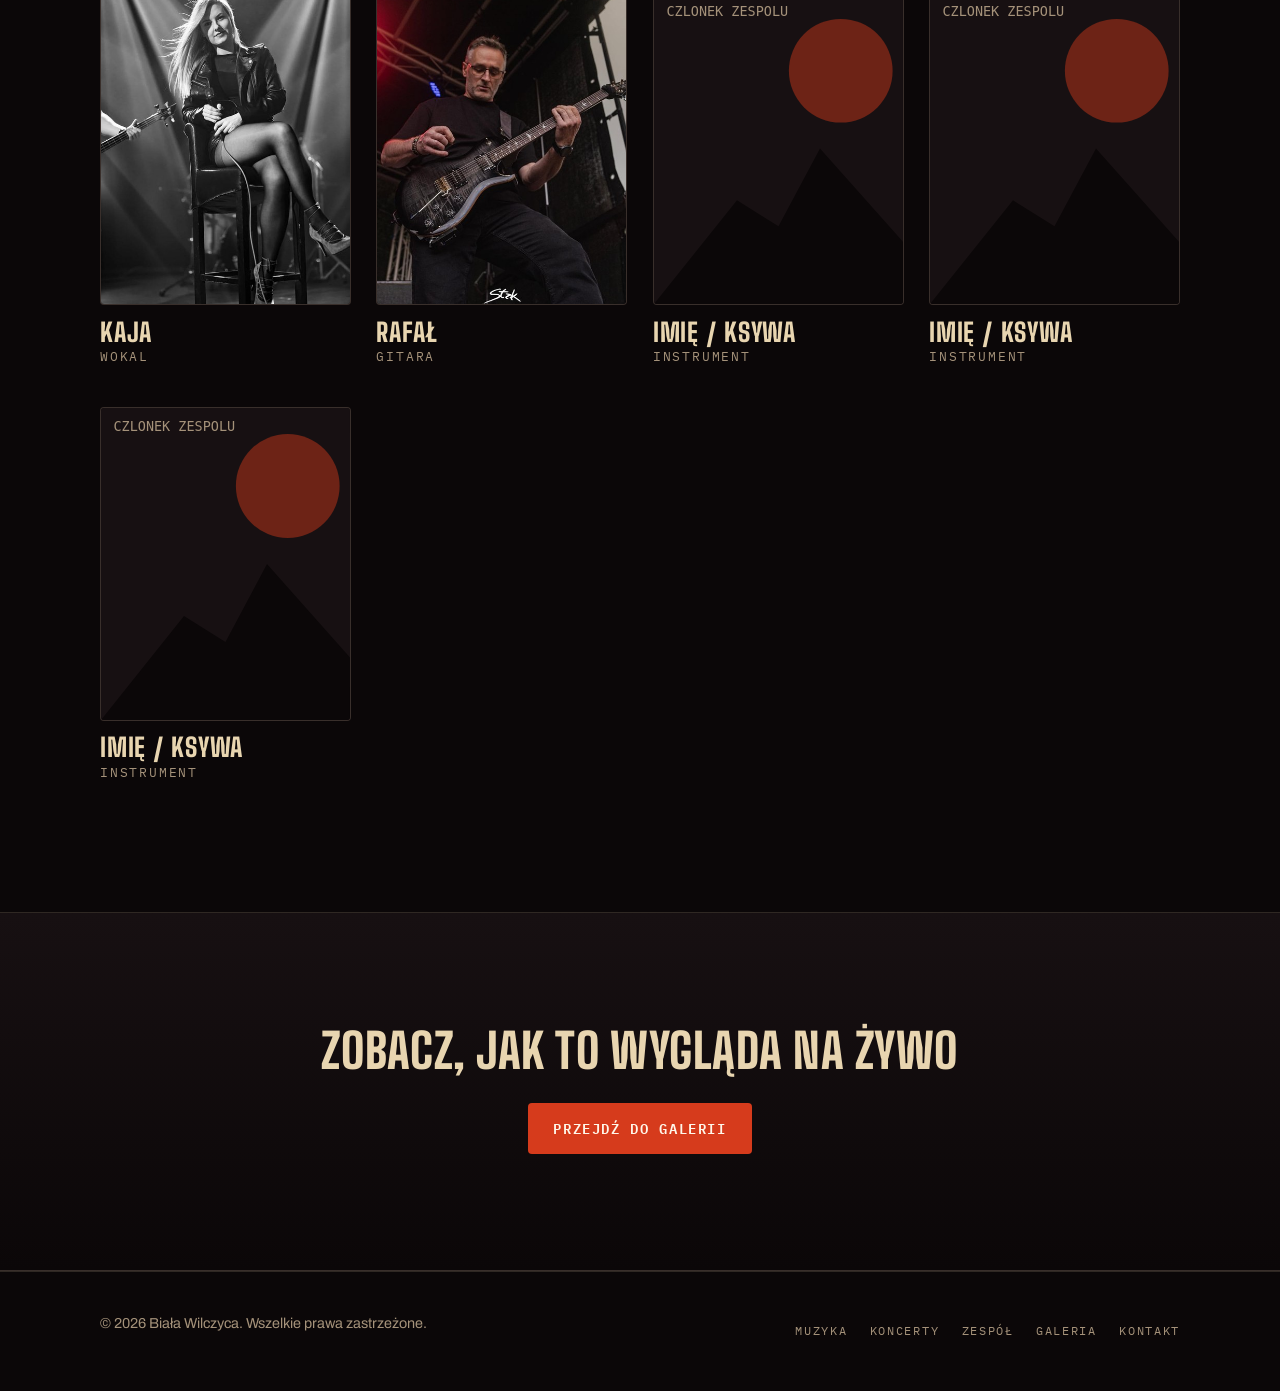
<file: zespol.html>
<!DOCTYPE html>
<html lang="pl">
<head>
  <meta charset="UTF-8">
  <meta name="viewport" content="width=device-width, initial-scale=1.0">
  <title>Zespół — skład i historia | Biała Wilczyca</title>
  <meta name="description" content="Poznaj skład zespołu Biała Wilczyca i naszą historię: od pierwszych prób po sceny festiwalowe polskiej sceny niezależnej.">
  <link rel="canonical" href="https://example.com/zespol.html">
  <meta name="robots" content="index, follow">
  <meta property="og:type" content="profile">
  <meta property="og:site_name" content="Biała Wilczyca">
  <meta property="og:title" content="Zespół — Biała Wilczyca">
  <meta property="og:description" content="Skład i historia zespołu Biała Wilczyca.">
  <meta property="og:url" content="https://example.com/zespol.html">
  <meta property="og:image" content="https://example.com/img/og-image.jpg">
  <meta property="og:locale" content="pl_PL">
  <meta name="twitter:card" content="summary_large_image">
  <link rel="icon" type="image/png" href="img/favicon.png">
  <meta name="theme-color" content="#0b0708">
  <link rel="manifest" href="site.webmanifest">
  <link rel="preconnect" href="https://fonts.googleapis.com">
  <link rel="preconnect" href="https://fonts.gstatic.com" crossorigin>
  <link href="https://fonts.googleapis.com/css2?family=Archivo:wght@400;500;600&family=Big+Shoulders:wght@700;800;900&family=IBM+Plex+Mono:wght@400;600&display=swap" rel="stylesheet">
  <link rel="stylesheet" href="css/main.css">
</head>
<body>
  <a class="skip-link" href="#main">Przejdź do treści</a>

  <header class="site-header">
    <nav class="nav wrap" aria-label="Główna nawigacja">
      <a class="brand" href="index.html">
        <img src="img/logo-nav.png" width="38" height="38" alt="" aria-hidden="true">
        Biała Wilczyca
      </a>
      <button class="nav-toggle" aria-expanded="false" aria-controls="nav-list">Menu</button>
      <ul class="nav-list" id="nav-list">
        <li><a href="index.html">Start</a></li>
        <li><a href="muzyka.html">Muzyka</a></li>
        <li><a href="koncerty.html">Koncerty</a></li>
        <li><a href="zespol.html" aria-current="page">Zespół</a></li>
        <li><a href="galeria.html">Galeria</a></li>
        <li><a href="kontakt.html">Kontakt</a></li>
      </ul>
    </nav>
  </header>

  <main id="main">
    <section class="section">
      <div class="wrap">
        <p class="eyebrow">Wataha</p>
        <h1>Zespół</h1>
        <!-- ═══ EDYCJA: prawdziwa historia zespołu — kiedy powstał, skąd jest, co go napędza ═══ -->
        <p class="lead">Biała Wilczyca to piątka ludzi, jedna sala prób i wspólne przekonanie,
          że najlepsza muzyka powstaje na żywo, głośno i bez filtra.</p>
        <p class="muted">Gramy rocka z pazurem — od punkowej zadziory po cięższe, gitarowe granie.
          Na scenie polskiego undergroundu zdążyliśmy już zaznaczyć teren: występowaliśmy m.in.
          na Cholera Festiwal w Libiążu, dzieląc scenę z kapelami takimi jak Lej Mi Pół, Moleskin
          czy Sandały Mariana. Każdy koncert traktujemy jak pierwszy i ostatni jednocześnie.</p>
      </div>
    </section>

    <hr class="claw-divider" aria-hidden="true">

    <section class="section section--tight" aria-label="Zdjęcie zespołu">
      <div class="wrap reveal">
        <figure style="margin:0;border:1px solid var(--linia);border-radius:var(--radius);overflow:hidden">
          <img src="img/zespol.jpg" width="897" height="442" alt="Pięcioro członków zespołu Biała Wilczyca pozuje w industrialnym garażu" loading="lazy" decoding="async" style="width:100%;object-fit:cover">
        </figure>
      </div>
    </section>

    <section class="section" aria-labelledby="naglowek-sklad">
      <div class="wrap reveal">
        <h2 id="naglowek-sklad">Skład</h2>
        <div class="member-grid">
          <article class="member">
            <div class="member-photo">
              <img src="img/kaja.jpg" width="480" height="600" alt="Kaja — wokalistka zespołu Biała Wilczyca na scenie z mikrofonem" loading="lazy" decoding="async">
            </div>
            <h3>Kaja</h3>
            <p>Wokal</p>
          </article>
          <article class="member">
            <div class="member-photo">
              <img src="img/rafal.jpg" width="480" height="600" alt="Rafał — gitarzysta zespołu Biała Wilczyca podczas koncertu plenerowego" loading="lazy" decoding="async">
            </div>
            <h3>Rafał</h3>
            <p>Gitara</p>
          </article>
          <!-- ═══ EDYCJA: uzupełnij pozostałą trójkę — imię/ksywa, instrument, zdjęcie 480×600 ═══ -->
          <article class="member">
            <div class="member-photo">
              <img src="img/member-3.svg" width="480" height="600" alt="Członek zespołu Biała Wilczyca — zdjęcie wkrótce" loading="lazy" decoding="async">
            </div>
            <h3>Imię / ksywa</h3>
            <p>Instrument</p>
          </article>
          <article class="member">
            <div class="member-photo">
              <img src="img/member-4.svg" width="480" height="600" alt="Członek zespołu Biała Wilczyca — zdjęcie wkrótce" loading="lazy" decoding="async">
            </div>
            <h3>Imię / ksywa</h3>
            <p>Instrument</p>
          </article>
          <article class="member">
            <div class="member-photo">
              <img src="img/member-5.svg" width="480" height="600" alt="Członek zespołu Biała Wilczyca — zdjęcie wkrótce" loading="lazy" decoding="async">
            </div>
            <h3>Imię / ksywa</h3>
            <p>Instrument</p>
          </article>
        </div>
      </div>
    </section>

    <section class="section cta-band" aria-labelledby="naglowek-cta">
      <div class="wrap reveal">
        <h2 id="naglowek-cta">Zobacz, jak to wygląda na żywo</h2>
        <a class="btn btn--primary" href="galeria.html">Przejdź do galerii</a>
      </div>
    </section>
  </main>

  <footer class="site-footer">
    <div class="wrap footer-grid">
      <p>© <span id="year">2026</span> Biała Wilczyca. Wszelkie prawa zastrzeżone.</p>
      <ul class="footer-nav">
        <li><a href="muzyka.html">Muzyka</a></li>
        <li><a href="koncerty.html">Koncerty</a></li>
        <li><a href="zespol.html">Zespół</a></li>
        <li><a href="galeria.html">Galeria</a></li>
        <li><a href="kontakt.html">Kontakt</a></li>
      </ul>
    </div>
  </footer>

  <script src="js/main.js" defer></script>
</body>
</html>
</file>
<file: css/main.css>
/* ==========================================================================
   BIAŁA WILCZYCA — main.css
   Identyfikacja: „Noc watahy” — noc, księżyc, pazur, światło sceniczne.
   Paleta:  --noc (tło) · --kość (tekst) · --stal (przygaszony) · --bursztyn (akcent)
   Typografia: Big Shoulders (display) · Archivo (tekst) · IBM Plex Mono (daty/etykiety)
   ========================================================================== */

/* ---------- Tokeny ---------- */
:root {
  --noc: #0b0708;          /* ciepła czerń — tło logo */
  --noc-2: #171012;        /* panele, karty */
  --noc-3: #221619;        /* hover paneli */
  --kosc: #e8d5b0;         /* kość / krem liternictwa z logo */
  --stal: #a5927a;         /* przygaszony ciepły — tekst drugorzędny */
  --ksiezyc: #f3e6c8;      /* jaśniejszy krem — wyróżnienia */
  --bursztyn: #d63b1c;     /* krwawa czerwień księżyca z logo — akcent CTA */
  --bursztyn-2: #ef5028;
  --linia: rgba(232, 213, 176, 0.16);

  --f-display: "Big Shoulders", "Arial Narrow", sans-serif;
  --f-body: "Archivo", system-ui, -apple-system, "Segoe UI", sans-serif;
  --f-mono: "IBM Plex Mono", ui-monospace, "SF Mono", Consolas, monospace;

  --max-w: 1160px;
  --gutter: clamp(1.25rem, 4vw, 2.5rem);
  --radius: 4px;

  --fs-hero: clamp(3.4rem, 13vw, 11rem);
  --fs-h1: clamp(2.6rem, 7vw, 5rem);
  --fs-h2: clamp(1.9rem, 4.5vw, 3rem);
  --fs-h3: clamp(1.25rem, 2.4vw, 1.6rem);
}

/* ---------- Reset / baza ---------- */
*, *::before, *::after { box-sizing: border-box; }
html { scroll-behavior: smooth; -webkit-text-size-adjust: 100%; }
body {
  margin: 0;
  background: var(--noc);
  color: var(--kosc);
  font-family: var(--f-body);
  font-size: 1.0625rem;
  line-height: 1.65;
  overflow-x: hidden;
}
img, svg, video, iframe { max-width: 100%; height: auto; display: block; }
a { color: inherit; }
:focus-visible {
  outline: 2px solid var(--bursztyn);
  outline-offset: 3px;
  border-radius: 2px;
}
::selection { background: var(--bursztyn); color: #fff7ea; }

.skip-link {
  position: absolute; left: -999px; top: 0;
  background: var(--bursztyn); color: #fff7ea;
  padding: 0.6rem 1rem; z-index: 100; font-weight: 600;
}
.skip-link:focus { left: 0.5rem; top: 0.5rem; }

.visually-hidden {
  position: absolute !important; width: 1px; height: 1px;
  margin: -1px; padding: 0; overflow: hidden;
  clip: rect(0 0 0 0); white-space: nowrap; border: 0;
}

/* ziarno analogowe — tanie, jedna warstwa */
body::after {
  content: ""; position: fixed; inset: 0; z-index: 5; pointer-events: none;
  opacity: 0.05; mix-blend-mode: overlay;
  background-image: url("data:image/svg+xml,%3Csvg xmlns='http://www.w3.org/2000/svg' width='160' height='160'%3E%3Cfilter id='n'%3E%3CfeTurbulence type='fractalNoise' baseFrequency='0.9' numOctaves='2'/%3E%3C/filter%3E%3Crect width='160' height='160' filter='url(%23n)'/%3E%3C/svg%3E");
}

/* ---------- Typografia ---------- */
h1, h2, h3 {
  font-family: var(--f-display);
  font-weight: 800;
  line-height: 0.95;
  letter-spacing: 0.01em;
  text-transform: uppercase;
  margin: 0 0 0.6em;
}
h1 { font-size: var(--fs-h1); }
h2 { font-size: var(--fs-h2); }
h3 { font-size: var(--fs-h3); letter-spacing: 0.03em; }
p { margin: 0 0 1.1em; max-width: 62ch; }
.lead { font-size: 1.2rem; color: var(--ksiezyc); }
.muted { color: var(--stal); }

.eyebrow {
  font-family: var(--f-mono);
  font-size: 0.78rem;
  letter-spacing: 0.22em;
  text-transform: uppercase;
  color: var(--bursztyn);
  display: inline-flex; align-items: center; gap: 0.6rem;
  margin: 0 0 1rem;
}
/* pazur — trzy cięcia, znak rozpoznawczy marki */
.eyebrow::before {
  content: ""; width: 22px; height: 14px; flex: none;
  background: url("data:image/svg+xml,%3Csvg xmlns='http://www.w3.org/2000/svg' viewBox='0 0 22 14'%3E%3Cg stroke='%23d63b1c' stroke-width='2.4' stroke-linecap='round'%3E%3Cpath d='M3 13 8 1'/%3E%3Cpath d='M10 13 15 1'/%3E%3Cpath d='M17 13 22 1'/%3E%3C/g%3E%3C/svg%3E") center/contain no-repeat;
}

/* ---------- Układ ---------- */
.wrap { max-width: var(--max-w); margin-inline: auto; padding-inline: var(--gutter); }
.section { padding-block: clamp(4rem, 9vw, 7.5rem); position: relative; }
.section--tight { padding-block: clamp(2.5rem, 6vw, 4.5rem); }

.claw-divider {
  border: 0; height: 20px; margin: 0 auto; max-width: var(--max-w);
  background:
    url("data:image/svg+xml,%3Csvg xmlns='http://www.w3.org/2000/svg' viewBox='0 0 30 20'%3E%3Cg stroke='%23a5927a' stroke-width='2' stroke-linecap='round' opacity='0.45'%3E%3Cpath d='M5 18 12 2'/%3E%3Cpath d='M13 18 20 2'/%3E%3Cpath d='M21 18 28 2'/%3E%3C/g%3E%3C/svg%3E") center/30px 20px no-repeat;
}

/* ---------- Nagłówek / nawigacja ---------- */
.site-header {
  position: sticky; top: 0; z-index: 50;
  background: color-mix(in srgb, var(--noc) 86%, transparent);
  backdrop-filter: blur(10px);
  border-bottom: 1px solid var(--linia);
}
.nav {
  display: flex; align-items: center; justify-content: space-between;
  gap: 1rem; min-height: 68px;
}
.brand {
  display: inline-flex; align-items: center; gap: 0.65rem;
  font-family: var(--f-display); font-weight: 800; font-size: 1.3rem;
  letter-spacing: 0.06em; text-transform: uppercase; text-decoration: none;
}
.brand img { width: 38px; height: 38px; flex: none; border-radius: 50%; }

.nav-list {
  display: flex; gap: clamp(0.9rem, 2.5vw, 2rem);
  list-style: none; margin: 0; padding: 0;
}
.nav-list a {
  font-family: var(--f-mono); font-size: 0.82rem;
  letter-spacing: 0.14em; text-transform: uppercase;
  text-decoration: none; color: var(--stal);
  padding: 0.45rem 0.15rem; position: relative;
}
.nav-list a:hover { color: var(--kosc); }
.nav-list a::after {
  content: ""; position: absolute; left: 0; right: 100%; bottom: 0;
  height: 2px; background: var(--bursztyn); transition: right 0.25s ease;
}
.nav-list a:hover::after,
.nav-list a[aria-current="page"]::after { right: 0; }
.nav-list a[aria-current="page"] { color: var(--kosc); }

.nav-toggle {
  display: none; background: none; border: 1px solid var(--linia);
  color: var(--kosc); border-radius: var(--radius);
  padding: 0.55rem 0.7rem; cursor: pointer;
  font-family: var(--f-mono); font-size: 0.8rem; letter-spacing: 0.1em;
}

@media (max-width: 780px) {
  .nav-toggle { display: inline-block; }
  .nav-list {
    position: absolute; top: 100%; left: 0; right: 0;
    flex-direction: column; gap: 0; padding: 0.5rem 0 1rem;
    background: var(--noc-2); border-bottom: 1px solid var(--linia);
    display: none;
  }
  .nav-list.is-open { display: flex; }
  .nav-list a { display: block; padding: 0.85rem var(--gutter); font-size: 0.95rem; }
  .nav-list a::after { display: none; }
  .nav-list a[aria-current="page"] { color: var(--bursztyn); }
}

/* ---------- Przyciski ---------- */
.btn {
  display: inline-flex; align-items: center; gap: 0.55rem;
  font-family: var(--f-mono); font-size: 0.85rem; font-weight: 600;
  letter-spacing: 0.12em; text-transform: uppercase; text-decoration: none;
  padding: 0.85rem 1.5rem; border-radius: var(--radius);
  border: 1px solid transparent; cursor: pointer;
  transition: transform 0.15s ease, background 0.2s ease, color 0.2s ease, border-color 0.2s ease;
}
.btn:active { transform: translateY(1px); }
.btn--primary { background: var(--bursztyn); color: #fff7ea; }
.btn--primary:hover { background: var(--bursztyn-2); }
.btn--ghost { border-color: var(--linia); color: var(--kosc); background: transparent; }
.btn--ghost:hover { border-color: var(--bursztyn); color: var(--bursztyn); }

/* ---------- Hero ---------- */
.hero {
  position: relative; overflow: hidden;
  min-height: min(92vh, 860px);
  display: grid; align-items: center;
  border-bottom: 1px solid var(--linia);
}
.hero .wrap { position: relative; z-index: 2; padding-block: clamp(5rem, 12vh, 8rem); }

.hero-logo {
  position: absolute; z-index: 1; pointer-events: none;
  width: min(78vmin, 660px); height: auto;
  right: max(-6vmin, -50px); top: 50%; transform: translateY(-52%);
  /* czarny kwadrat logo wtapia się w tło; maska zmiękcza krawędzie */
  -webkit-mask-image: radial-gradient(circle at 50% 50%, #000 66%, transparent 86%);
  mask-image: radial-gradient(circle at 50% 50%, #000 66%, transparent 86%);
  filter: drop-shadow(0 0 90px rgba(214, 59, 28, 0.35));
}

.hero-kicker {
  font-family: var(--f-mono); color: var(--stal);
  letter-spacing: 0.26em; text-transform: uppercase; font-size: 0.8rem;
  margin: 0 0 1.2rem;
}
.hero-title {
  font-family: var(--f-display); font-weight: 900;
  font-size: var(--fs-hero); line-height: 0.86;
  text-transform: uppercase; margin: 0 0 1.4rem;
  display: grid;
}
.hero-title .line-2 { color: transparent; -webkit-text-stroke: 2px var(--kosc); }
.hero-sub { max-width: 46ch; color: var(--ksiezyc); font-size: 1.15rem; }
.hero-cta { display: flex; flex-wrap: wrap; gap: 0.9rem; margin-top: 2rem; }

@media (max-width: 700px) {
  .hero-logo { right: -26vmin; opacity: 0.5; width: 82vmin; }
  .hero-title .line-2 { -webkit-text-stroke-width: 1.4px; }
}

/* ---------- Karty koncertów (setlista biletowa) ---------- */
.gig-list { list-style: none; margin: 0; padding: 0; border-top: 1px solid var(--linia); }
.gig {
  display: grid; grid-template-columns: 110px 1fr auto; gap: 1.2rem;
  align-items: center; padding: 1.2rem 0.2rem;
  border-bottom: 1px solid var(--linia);
  transition: background 0.2s ease;
}
.gig:hover { background: var(--noc-2); }
.gig-date {
  font-family: var(--f-mono); color: var(--bursztyn);
  font-size: 0.95rem; line-height: 1.35; text-transform: uppercase;
}
.gig-date strong { display: block; font-size: 1.5rem; font-weight: 600; color: var(--kosc); }
.gig-title { font-family: var(--f-display); font-size: 1.35rem; font-weight: 700; text-transform: uppercase; letter-spacing: 0.02em; margin: 0 0 0.15rem; }
.gig-venue { color: var(--stal); font-size: 0.95rem; margin: 0; }
.gig .btn { justify-self: end; }
@media (max-width: 640px) {
  .gig { grid-template-columns: 84px 1fr; }
  .gig .btn { grid-column: 2; justify-self: start; }
}
.gig--past { opacity: 0.6; }
.gig--past .gig-date { color: var(--stal); }

/* ---------- Muzyka ---------- */
.release-grid {
  display: grid; gap: 1.6rem;
  grid-template-columns: repeat(auto-fit, minmax(260px, 1fr));
}
.release {
  background: var(--noc-2); border: 1px solid var(--linia);
  border-radius: var(--radius); overflow: hidden;
  display: flex; flex-direction: column;
  transition: transform 0.2s ease, border-color 0.2s ease;
}
.release:hover { transform: translateY(-4px); border-color: var(--bursztyn); }
.release-cover { aspect-ratio: 1; background: var(--noc-3); }
.release-cover img, .release-cover svg { width: 100%; height: 100%; object-fit: cover; }
.release-body { padding: 1.2rem 1.3rem 1.4rem; display: flex; flex-direction: column; gap: 0.5rem; flex: 1; }
.release-meta { font-family: var(--f-mono); font-size: 0.75rem; letter-spacing: 0.16em; text-transform: uppercase; color: var(--stal); }
.release-title { font-family: var(--f-display); font-size: 1.45rem; font-weight: 800; text-transform: uppercase; margin: 0; }
.release-links { margin-top: auto; padding-top: 0.8rem; display: flex; gap: 1rem; flex-wrap: wrap; }
.release-links a {
  font-family: var(--f-mono); font-size: 0.78rem; letter-spacing: 0.1em;
  text-transform: uppercase; color: var(--bursztyn); text-decoration: none;
}
.release-links a:hover { text-decoration: underline; text-underline-offset: 4px; }

.embed-frame {
  position: relative; border: 1px solid var(--linia); border-radius: var(--radius);
  overflow: hidden; background: var(--noc-2); aspect-ratio: 16 / 9;
}
.embed-frame iframe { position: absolute; inset: 0; width: 100%; height: 100%; border: 0; }

/* ---------- Zespół ---------- */
.member-grid { display: grid; gap: 1.6rem; grid-template-columns: repeat(auto-fit, minmax(230px, 1fr)); }
.member { text-align: left; }
.member-photo {
  aspect-ratio: 4 / 5; background: var(--noc-2);
  border: 1px solid var(--linia); border-radius: var(--radius);
  overflow: hidden; margin-bottom: 0.9rem;
}
.member-photo img, .member-photo svg { width: 100%; height: 100%; object-fit: cover; }
.member h3 { margin: 0 0 0.15rem; }
.member p { color: var(--stal); font-family: var(--f-mono); font-size: 0.8rem; letter-spacing: 0.14em; text-transform: uppercase; }

/* ---------- Galeria ---------- */
.gallery { display: grid; gap: 0.9rem; grid-template-columns: repeat(auto-fill, minmax(240px, 1fr)); }
.gallery figure { margin: 0; border: 1px solid var(--linia); border-radius: var(--radius); overflow: hidden; background: var(--noc-2); }
.gallery img, .gallery svg { width: 100%; aspect-ratio: 4/3; object-fit: cover; transition: transform 0.35s ease; }
.gallery figure:hover img { transform: scale(1.04); }
.gallery figcaption { font-family: var(--f-mono); font-size: 0.72rem; letter-spacing: 0.1em; text-transform: uppercase; color: var(--stal); padding: 0.55rem 0.75rem; }

/* ---------- Kontakt ---------- */
.contact-grid { display: grid; gap: 2.5rem; grid-template-columns: 1.1fr 0.9fr; align-items: start; }
@media (max-width: 800px) { .contact-grid { grid-template-columns: 1fr; } }
.contact-card {
  background: var(--noc-2); border: 1px solid var(--linia);
  border-radius: var(--radius); padding: 1.8rem;
}
.contact-card dt { font-family: var(--f-mono); font-size: 0.75rem; letter-spacing: 0.18em; text-transform: uppercase; color: var(--stal); margin-top: 1.1rem; }
.contact-card dt:first-child { margin-top: 0; }
.contact-card dd { margin: 0.25rem 0 0; font-size: 1.15rem; }
.contact-card a { color: var(--bursztyn); text-decoration: none; }
.contact-card a:hover { text-decoration: underline; text-underline-offset: 4px; }

/* ---------- Pasek social ---------- */
.social-row { display: flex; gap: 0.9rem; flex-wrap: wrap; }
.social-row a {
  display: inline-flex; align-items: center; gap: 0.5rem;
  border: 1px solid var(--linia); border-radius: var(--radius);
  padding: 0.7rem 1.1rem; text-decoration: none;
  font-family: var(--f-mono); font-size: 0.8rem; letter-spacing: 0.12em; text-transform: uppercase;
  color: var(--kosc); transition: border-color 0.2s ease, color 0.2s ease;
}
.social-row a:hover { border-color: var(--bursztyn); color: var(--bursztyn); }
.social-row svg { width: 18px; height: 18px; }

/* ---------- CTA pełnej szerokości ---------- */
.cta-band {
  background: linear-gradient(180deg, var(--noc-2), var(--noc));
  border-block: 1px solid var(--linia);
  text-align: center;
}
.cta-band h2 { margin-bottom: 0.8rem; }
.cta-band .btn { margin-top: 1rem; }

/* ---------- Stopka ---------- */
.site-footer { border-top: 1px solid var(--linia); padding-block: 2.5rem; color: var(--stal); font-size: 0.9rem; }
.footer-grid { display: flex; flex-wrap: wrap; gap: 1.5rem 3rem; justify-content: space-between; align-items: center; }
.footer-nav { display: flex; gap: 1.4rem; flex-wrap: wrap; list-style: none; margin: 0; padding: 0; }
.footer-nav a { color: var(--stal); text-decoration: none; font-family: var(--f-mono); font-size: 0.75rem; letter-spacing: 0.14em; text-transform: uppercase; }
.footer-nav a:hover { color: var(--bursztyn); }

/* ---------- Animacje wejścia ---------- */
.reveal { opacity: 0; transform: translateY(18px); transition: opacity 0.6s ease, transform 0.6s ease; }
.reveal.is-visible { opacity: 1; transform: none; }

@media (prefers-reduced-motion: reduce) {
  html { scroll-behavior: auto; }
  *, *::before, *::after { animation: none !important; transition: none !important; }
  .reveal { opacity: 1; transform: none; }
}

/* ---------- Druk ---------- */
@media print {
  body::after, .hero-logo, .nav-toggle { display: none; }
  body { background: #fff; color: #000; }
}
</file>
